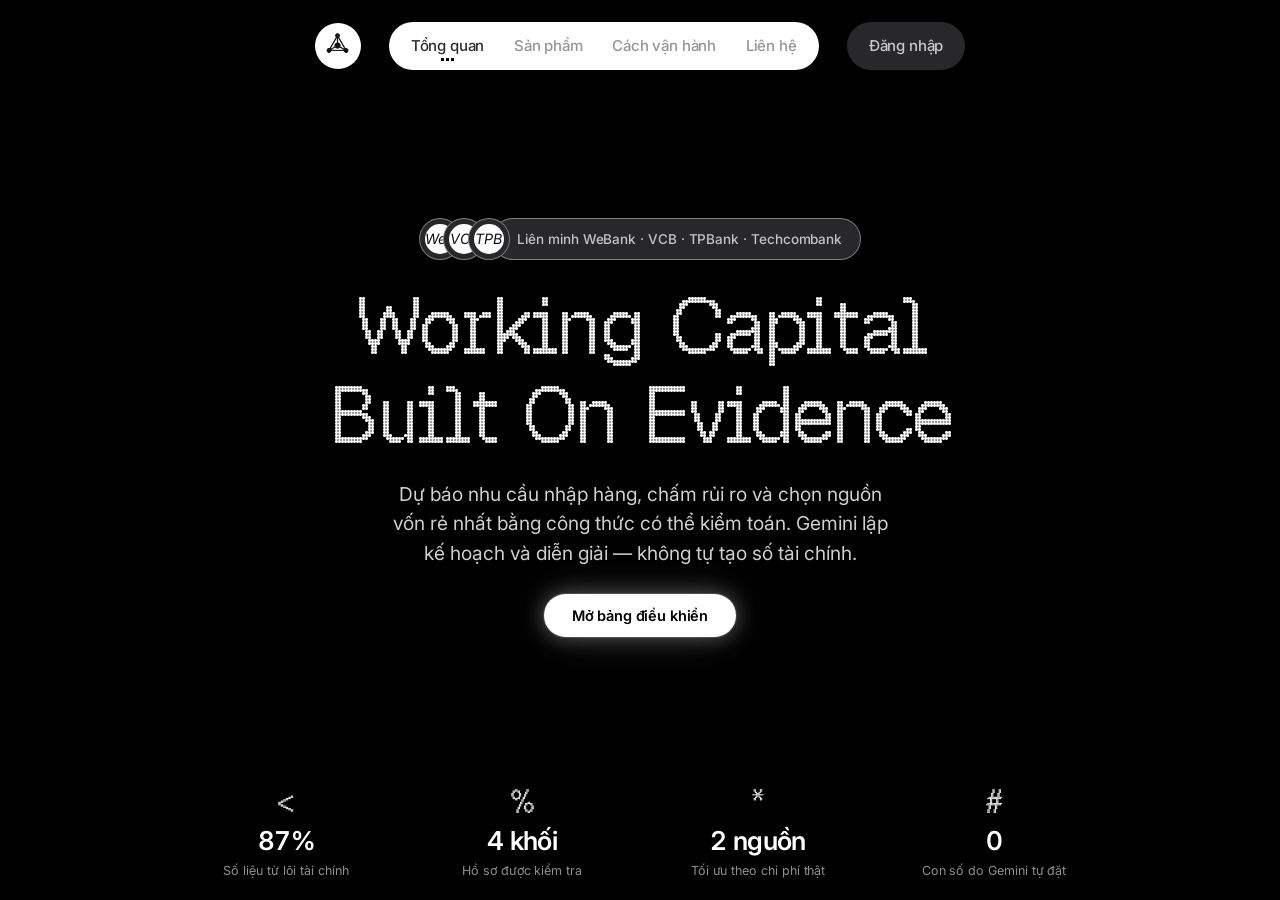
<file: index.html>
<!DOCTYPE html>
<html lang="vi">
  <head>
    <meta charset="UTF-8" />
    <meta name="viewport" content="width=device-width, initial-scale=1.0, viewport-fit=cover" />
    <title>SellerGraph Core — Trợ lý vốn lưu động có thể kiểm chứng</title>
    <meta
      name="description"
      content="SellerGraph Core dự báo nhu cầu vốn, chấm rủi ro và tối ưu nguồn vốn bằng công thức tất định; Gemini chỉ lập kế hoạch và diễn giải."
    />
    <meta name="theme-color" content="#000000" />

    <!-- Inter (UI) -->
    <link rel="preconnect" href="https://fonts.googleapis.com" />
    <link rel="preconnect" href="https://fonts.gstatic.com" crossorigin />
    <link
      href="https://fonts.googleapis.com/css2?family=Inter:wght@400;500;600&display=swap"
      rel="stylesheet"
    />

    <!-- BubbledotICG-FinePos (primary display, retro dot-matrix) -->
    <link
      href="https://db.onlinewebfonts.com/c/8cb707a9b8a73f8a7403336b861c3074?family=BubbledotICG-FinePos"
      rel="stylesheet"
    />

    <!-- Font Awesome 6.5.2 (enterprise brand icons) -->
    <link
      rel="stylesheet"
      href="https://cdnjs.cloudflare.com/ajax/libs/font-awesome/6.5.2/css/all.min.css"
      integrity="sha512-SnH5WK+bZxgPHs44uWIX+LLJAJ9/2PkPKZ5QiAj6Ta86w+fsb2TkcmfRyVX3pBnMFcV7oQPJkl9QevSCWr3W6A=="
      crossorigin="anonymous"
      referrerpolicy="no-referrer"
    />

    <link rel="icon" type="image/webp" href="assets/logo.webp" />
    <link rel="stylesheet" href="styles.css" />
  </head>

  <body>
    <!-- Full-bleed background video -->
    <div class="bg">
      <video class="bg-video" autoplay muted loop playsinline>
        <source
          src="https://d8j0ntlcm91z4.cloudfront.net/user_38xzZboKViGWJOttwIXH07lWA1P/hf_20260809_012548_ef22562c-c0ae-4816-ad9d-f8922af4e6a7.mp4"
          type="video/mp4"
        />
      </video>
    </div>

    <div class="page">
      <!-- ============ 1. HEADER ============ -->
      <header class="header">
        <a class="logo" href="#" aria-label="Trang chủ">
          <img src="assets/logo.webp" alt="" width="52" height="52" />
        </a>

        <nav class="nav" aria-label="Điều hướng chính">
          <a class="nav-link is-active" href="#" aria-current="page">Tổng quan</a>
          <a class="nav-link" href="#">Sản phẩm</a>
          <a class="nav-link" href="#">Cách vận hành</a>
          <a class="nav-link" href="#">Liên hệ</a>
        </nav>

        <a class="sign-in" href="login.html">Đăng nhập</a>

        <button
          class="burger"
          type="button"
          aria-label="Mở trình đơn"
          aria-expanded="false"
          aria-controls="mobile-menu"
        >
          <span class="burger-bar"></span>
          <span class="burger-bar"></span>
          <span class="burger-bar"></span>
        </button>
      </header>

      <!-- ============ 2. HERO ============ -->
      <main class="hero">
        <div class="trust anim" style="--d: 0.05s">
          <span class="trust-avatars">
            <span class="avatar a1"><span class="avatar-inner"><i aria-hidden="true">WeB</i></span></span>
            <span class="avatar a2"><span class="avatar-inner"><i aria-hidden="true">VCB</i></span></span>
            <span class="avatar a3"><span class="avatar-inner"><i aria-hidden="true">TPB</i></span></span>
          </span>
          <span class="trust-pill">Liên minh WeBank · VCB · TPBank · Techcombank</span>
        </div>

        <h1 class="headline anim-none">
          <span class="headline-line l1">Working Capital</span>
          <span class="headline-line l2">Built On Evidence</span>
        </h1>

        <p class="subhead anim" style="--d: 0.28s">
          Dự báo nhu cầu nhập hàng, chấm rủi ro và chọn nguồn vốn rẻ nhất bằng
          công thức có thể kiểm toán. Gemini lập kế hoạch và diễn giải — không tự tạo số tài chính.
        </p>

        <a class="cta anim-pulse" href="login.html" style="--d: 0.4s">Mở bảng điều khiển</a>
      </main>

      <!-- ============ 3. STATS ============ -->
      <footer class="stats" aria-label="Chỉ số sản phẩm">
        <div class="stat anim" style="--d: 0.5s">
          <span class="stat-icon" aria-hidden="true">&lt;</span>
          <span class="stat-value" data-target="100" data-suffix="%" data-decimals="0">0%</span>
          <span class="stat-label">Số liệu từ lõi tài chính</span>
        </div>
        <div class="stat anim" style="--d: 0.58s">
          <span class="stat-icon" aria-hidden="true">%</span>
          <span class="stat-value" data-target="5" data-suffix=" khối" data-decimals="0">0 khối</span>
          <span class="stat-label">Hồ sơ được kiểm tra</span>
        </div>
        <div class="stat anim" style="--d: 0.66s">
          <span class="stat-icon" aria-hidden="true">*</span>
          <span class="stat-value" data-target="3" data-suffix=" nguồn" data-decimals="0">0 nguồn</span>
          <span class="stat-label">Tối ưu theo chi phí thật</span>
        </div>
        <div class="stat anim" style="--d: 0.74s">
          <span class="stat-icon" aria-hidden="true">#</span>
          <span class="stat-value" data-target="0" data-suffix="" data-decimals="0">0</span>
          <span class="stat-label">Con số do Gemini tự đặt</span>
        </div>
      </footer>
    </div>

    <!-- ============ MOBILE MENU ============ -->
    <div class="menu-overlay" data-menu-overlay hidden></div>

    <div class="mobile-menu" id="mobile-menu" hidden>
      <nav class="mobile-nav" aria-label="Điều hướng di động">
        <a class="mobile-link is-active" href="#" aria-current="page" style="--i: 0">Tổng quan</a>
        <a class="mobile-link" href="#" style="--i: 1">Sản phẩm</a>
        <a class="mobile-link" href="#" style="--i: 2">Cách vận hành</a>
        <a class="mobile-link" href="#" style="--i: 3">Liên hệ</a>
        <a class="mobile-signin" href="login.html" style="--i: 4">Đăng nhập</a>
      </nav>
    </div>

    <script src="main.js"></script>
  </body>
</html>
</file>
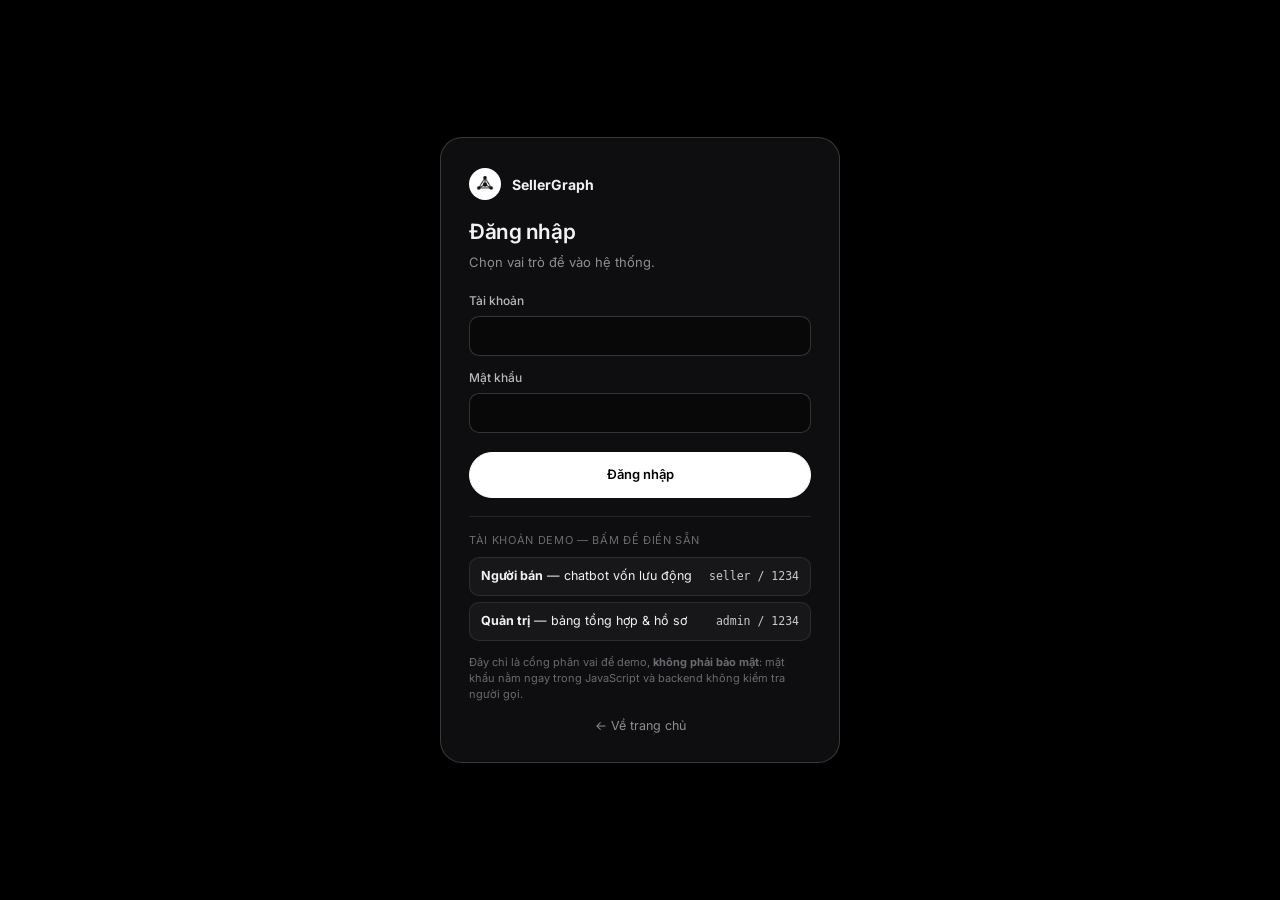
<file: admin.html>
<!DOCTYPE html>
<html lang="vi">
<head>
  <meta charset="UTF-8" /><meta name="viewport" content="width=device-width, initial-scale=1.0, viewport-fit=cover" />
  <title>Liên minh vốn — SellerGraph Core</title><meta name="theme-color" content="#080d17" />
  <link rel="preconnect" href="https://fonts.googleapis.com" /><link rel="preconnect" href="https://fonts.gstatic.com" crossorigin />
      <!-- Third-party font CSS is loaded without blocking: a parser-inserted
         script cannot run while a stylesheet is still pending, and these come
         from CDNs. Blocking on them left the page looking ready while its
         handlers were not attached yet. media="print" then flipped on load is
         the standard way to fetch CSS off the critical path. -->
    <link href="https://fonts.googleapis.com/css2?family=Inter:wght@400;500;600&display=swap" rel="stylesheet" media="print" onload="this.media='all'" />
    <noscript><link rel="stylesheet" href="https://fonts.googleapis.com/css2?family=Inter:wght@400;500;600&display=swap" /></noscript>
  <link rel="icon" type="image/webp" href="assets/logo.webp" /><link rel="stylesheet" href="console.css" /><link rel="stylesheet" href="chat.css" /><link rel="stylesheet" href="admin.css" />
</head>
<body class="admin-body">
  <header class="topbar"><a class="brand" href="index.html"><span class="brand-mark"><img src="assets/logo.webp" alt="" /></span><span>SellerGraph</span></a><span class="badge badge-info admin-label">QUẢN TRỊ LIÊN MINH</span><span class="topbar-spacer"></span><button class="btn btn-sm" id="refresh" type="button">Làm mới</button><span class="role-chip is-admin" id="role-label">Quản trị viên</span><button class="btn btn-sm" id="logout" type="button">Đăng xuất</button></header>
  <div class="banner banner-demo" id="demo-banner" hidden><strong>DỮ LIỆU DEMO</strong><span id="demo-note">Bản chụp kết quả thật; không phải dữ liệu trực tiếp.</span><label class="sr-only" for="api-base">Địa chỉ backend</label><input id="api-base" type="text" spellcheck="false" placeholder="http://localhost:8000" /><button class="btn btn-sm" id="api-save" type="button">Kết nối backend</button></div>
  <main class="admin-main">
    <div class="board-heading"><div><p class="eyebrow">SELLERGRAPH CORE / LIÊN MINH NGÂN HÀNG</p><h1>Nhìn rõ dòng vốn.<br /><span>Quyết định có căn cứ.</span></h1><p>Số liệu do lõi tài chính tính bằng công thức. Gemini lập kế hoạch, gọi công cụ và giải thích.</p></div><span class="mono" id="updated-at">Đang kết nối…</span></div>
    <div id="board-notice" role="status" aria-live="polite"></div><div class="kpis" id="kpis"><div class="empty">Đang tải chỉ số…</div></div>
    <div class="dashboard-grid">
      <section class="panel alliance-panel"><div class="section-head"><h2>Liên minh ngân hàng</h2><span class="badge badge-info">ĐIỀU PHỐI VỐN</span></div><div id="alliance"><div class="empty">Đang tải nguồn vốn…</div></div></section>
      <section class="panel"><div class="section-head"><h2>Phân bố rủi ro</h2></div><div class="segmented" id="risk-toggle" aria-label="Đơn vị phân bố rủi ro"><button type="button" data-risk="count" class="is-active" aria-pressed="true">Gian hàng</button><button type="button" data-risk="exposure" aria-pressed="false">Dư nợ</button></div><div id="risk"><div class="empty">Đang tải…</div></div></section>
      <section class="panel"><div class="section-head"><h2>Dòng vốn 14 ngày</h2><span class="mono">VND</span></div><div id="daily"><div class="empty">Đang tải…</div></div></section>
      <section class="panel"><div class="section-head"><h2>Cơ cấu nguồn vốn</h2></div><div id="funding"><div class="empty">Đang tải…</div></div></section>
    </div>
    <section class="panel section"><div class="section-head"><h2>Hàng đợi phê duyệt</h2><span id="queue-count" class="mono"></span></div><div id="applications"><div class="empty">Đang tải hồ sơ…</div></div></section>
    <div class="dashboard-grid secondary-grid"><section class="panel"><div class="section-head"><h2>Cảnh báo sớm</h2></div><div id="watchlist"><div class="empty">Đang tải…</div></div></section><section class="panel"><div class="section-head"><h2>Tình trạng mô hình</h2></div><div id="model"><div class="empty">Đang tải…</div></div></section></div>
    <section class="panel section"><div class="section-head"><h2>Danh mục người bán</h2><span class="mono" id="sellers-count"></span></div><p class="kpi-sub">Bấm tiêu đề cột để sắp xếp; chọn gian hàng để xem hồ sơ và truy vết.</p><div class="table-wrap"><table><thead id="seller-head"><tr><th><button data-sort="display_name">Gian hàng ↕</button></th><th><button data-sort="recommended_limit">Hạn mức ↕</button></th><th><button data-sort="interest_rate">Lãi suất năm ↕</button></th><th><button data-sort="pd">PD ↕</button></th><th><button data-sort="risk_band">Rủi ro ↕</button></th><th><button data-sort="funding_need">Nhu cầu vốn ↕</button></th><th><button data-sort="exposure">Dư nợ ↕</button></th></tr></thead><tbody id="sellers-body"><tr><td colspan="7" class="empty">Đang tải gian hàng…</td></tr></tbody></table></div></section>
  </main>
  <div class="drawer-backdrop" id="drawer-backdrop" hidden></div><aside class="drawer" id="drawer" hidden role="dialog" aria-modal="true" aria-labelledby="drawer-title"><div class="drawer-head"><div class="drawer-heading"><h3 id="drawer-title">Hồ sơ người bán</h3><code class="mono" id="drawer-sub"></code></div><button class="drawer-close" id="drawer-close" type="button" aria-label="Đóng">✕</button></div><div class="tabs" id="tabs" role="tablist"><button class="tab is-active" data-tab="scores" role="tab">Chỉ số</button><button class="tab" data-tab="profile" role="tab">Hồ sơ</button><button class="tab" data-tab="applications" role="tab">Hồ sơ vay</button><button class="tab" data-tab="conversations" role="tab">Lịch sử chat</button><button class="tab" data-tab="workflows" role="tab">Lần chạy</button></div><div class="drawer-body" id="drawer-body" aria-live="polite"></div></aside>
  <script src="api.js"></script><script src="auth.js"></script><script src="demo-data.js"></script><script src="admin.js"></script>
</body>
</html>
</file>
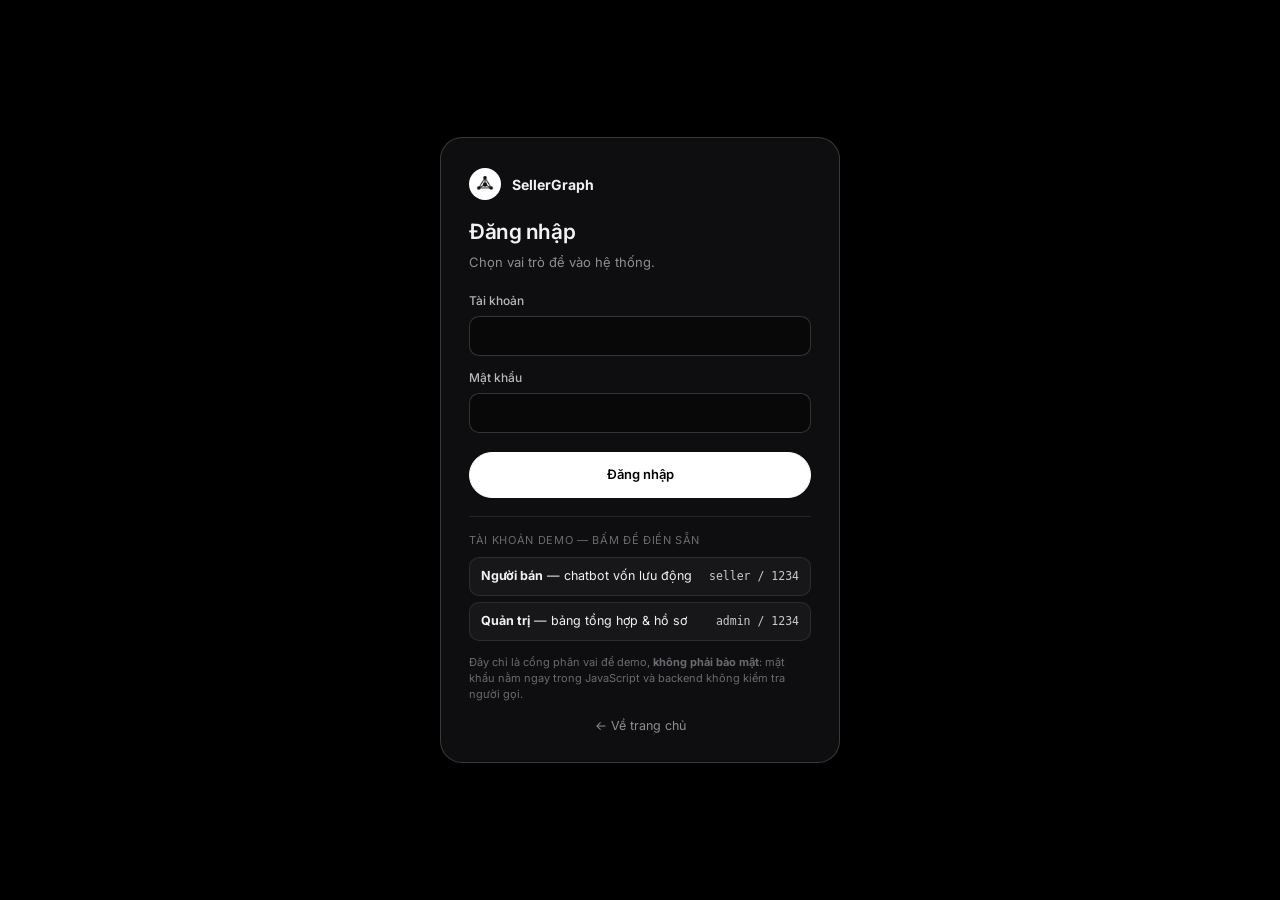
<file: app.html>
<!DOCTYPE html>
<html lang="vi">
  <head>
    <meta charset="UTF-8" />
    <meta name="viewport" content="width=device-width, initial-scale=1.0" />
    <meta http-equiv="refresh" content="0; url=workspace.html" />
    <title>Đang chuyển tới SellerGraph</title>
    <script>location.replace("workspace.html" + location.search + location.hash);</script>
  </head>
  <body>
    <p>Đang chuyển tới <a href="workspace.html">không gian làm việc SellerGraph</a>…</p>
  </body>
</html>
</file>
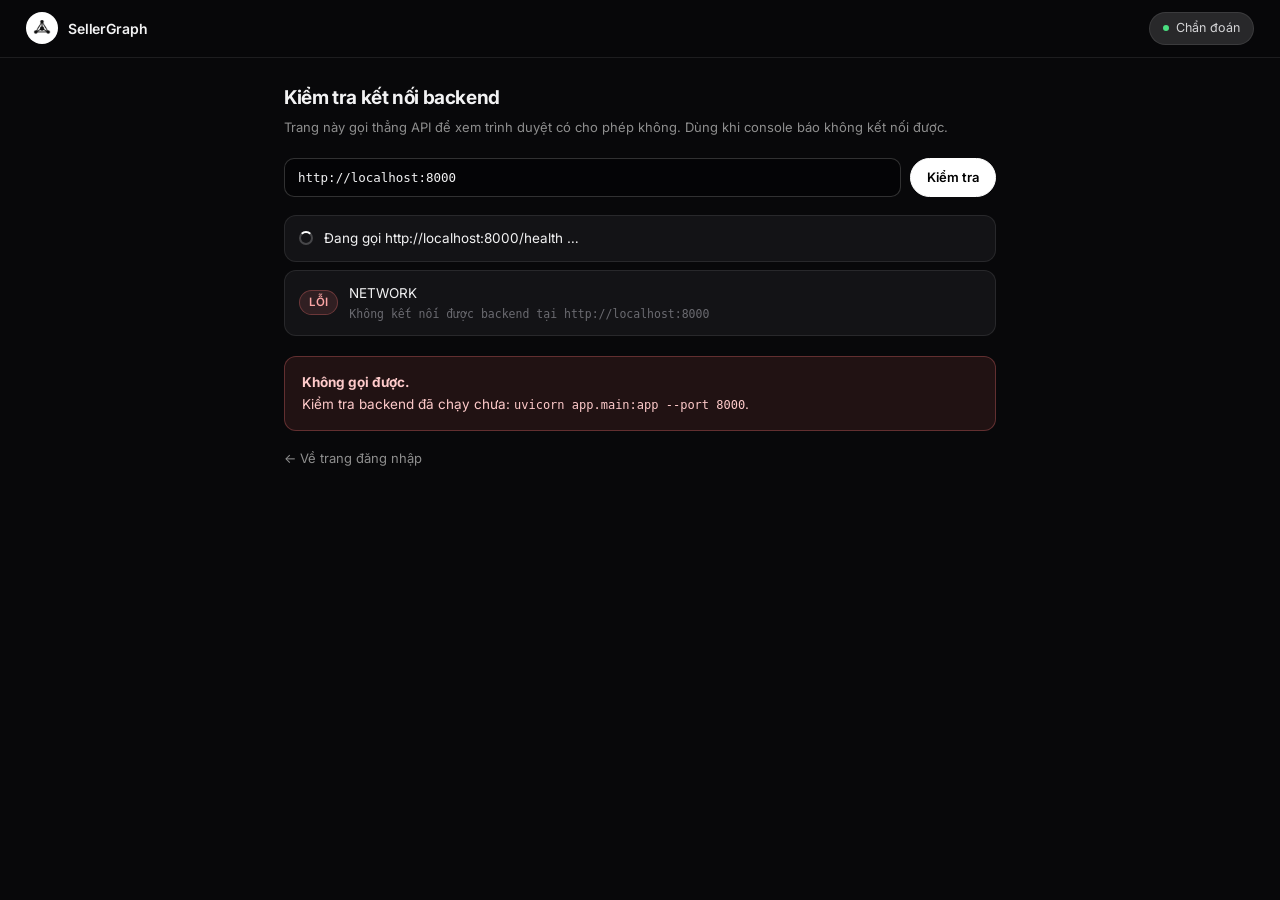
<file: conn-test.html>
<!DOCTYPE html>
<html lang="vi">
  <head>
    <meta charset="UTF-8" />
    <meta name="viewport" content="width=device-width, initial-scale=1.0" />
    <title>Kiểm tra kết nối backend — SellerGraph</title>
    <link rel="icon" type="image/webp" href="assets/logo.webp" />
    <link
      href="https://fonts.googleapis.com/css2?family=Inter:wght@400;500;600&display=swap"
      rel="stylesheet"
    />
    <link rel="stylesheet" href="console.css" />
    <style>
      main { max-width: 760px; margin: 0 auto; padding: 26px clamp(14px, 3vw, 24px) 50px; }
      h1 { font-size: 19px; margin: 0 0 6px; letter-spacing: -0.02em; }
      .lede { color: var(--muted); font-size: 13px; margin: 0 0 20px; }
      .row {
        display: flex; align-items: center; gap: 11px;
        padding: 12px 14px; margin-bottom: 8px;
        background: var(--surface); border: 1px solid var(--line); border-radius: 12px;
      }
      .row .what { flex: 1; font-size: 13.5px; }
      .row .detail { font-family: var(--font-mono); font-size: 11.5px; color: var(--dim); margin-top: 3px; }
      .controls { display: flex; gap: 9px; margin-bottom: 18px; }
      .controls input {
        flex: 1; padding: 10px 13px; background: rgba(0,0,0,0.4);
        border: 1px solid var(--line-strong); border-radius: 10px;
        color: var(--text); font-family: var(--font-mono); font-size: 12.5px;
      }
      .verdict { margin: 20px 0 0; padding: 15px 17px; border-radius: 12px; font-size: 13.5px; line-height: 1.6; }
      .verdict.ok  { background: rgba(74,222,128,0.1);  border: 1px solid rgba(74,222,128,0.3); color: #bbf7d0; }
      .verdict.bad { background: rgba(248,113,113,0.1); border: 1px solid rgba(248,113,113,0.3); color: #fecaca; }
      .verdict code { font-family: var(--font-mono); font-size: 12px; }
      a.back { display: inline-block; margin-top: 18px; color: var(--muted); font-size: 13px; }
      a.back:hover { color: #fff; }
    </style>
  </head>

  <body>
    <header class="topbar">
      <a class="brand" href="index.html">
        <span class="brand-mark"><img src="assets/logo.webp" alt="" /></span>
        <span>SellerGraph</span>
      </a>
      <span class="topbar-spacer"></span>
      <span class="role-chip"><span class="dot"></span>Chẩn đoán</span>
    </header>

    <main>
      <h1>Kiểm tra kết nối backend</h1>
      <p class="lede">
        Trang này gọi thẳng API để xem trình duyệt có cho phép không. Dùng khi
        console báo không kết nối được.
      </p>

      <div class="controls">
        <input id="base" type="text" spellcheck="false" />
        <button class="btn btn-primary" id="run" type="button">Kiểm tra</button>
      </div>

      <div id="results"></div>
      <div id="verdict"></div>

      <a class="back" href="login.html">← Về trang đăng nhập</a>
    </main>

    <script src="api.js"></script>
    <script>
      (function () {
        var results = document.getElementById("results");
        var verdict = document.getElementById("verdict");
        var baseInput = document.getElementById("base");
        baseInput.value = SG.baseUrl();

        function row(state, what, detail) {
          var badge =
            state === "ok" ? '<span class="badge badge-ok">OK</span>'
            : state === "bad" ? '<span class="badge badge-bad">LỖI</span>'
            : '<span class="spinner"></span>';
          return (
            '<div class="row">' + badge +
            '<div class="what">' + SG.esc(what) +
            (detail ? '<div class="detail">' + SG.esc(detail) + "</div>" : "") +
            "</div></div>"
          );
        }

        function run() {
          SG.setBaseUrl(baseInput.value);
          var base = SG.baseUrl();
          results.innerHTML = row("wait", "Đang gọi " + base + "/health …");
          verdict.innerHTML = "";

          var started = Date.now();
          SG.health()
            .then(function (data) {
              var ms = Date.now() - started;
              results.innerHTML =
                row("ok", "GET " + base + "/health", JSON.stringify(data) + " · " + ms + "ms");
              return SG.systemInfo();
            })
            .then(function (info) {
              results.innerHTML +=
                row("ok", "GET /v1/system/info",
                    "execution_mode=" + info.execution_mode +
                    " · model=" + info.llm.model +
                    " · tools=" + info.tools.length);
              return SG.listSellers();
            })
            .then(function (data) {
              results.innerHTML +=
                row("ok", "GET /v1/sellers", data.count + " gian hàng: " +
                    data.sellers.map(function (s) { return s.seller_id; }).join(", "));
              verdict.innerHTML =
                '<div class="verdict ok"><strong>Kết nối được.</strong> ' +
                "Console sẽ dùng dữ liệu thật từ backend này. " +
                "Trang gọi từ <code>" + SG.esc(location.origin) + "</code> tới <code>" +
                SG.esc(SG.baseUrl()) + "</code> mà trình duyệt không chặn.</div>";
            })
            .catch(function (error) {
              results.innerHTML +=
                row("bad", error.code || "LỖI", error.message);
              var mixed =
                location.protocol === "https:" && SG.baseUrl().indexOf("http://") === 0;
              verdict.innerHTML =
                '<div class="verdict bad"><strong>Không gọi được.</strong><br>' +
                (mixed
                  ? "Trang này chạy HTTPS còn backend là HTTP. Nếu trình duyệt chặn " +
                    "(mixed content / private network), cách chắc chắn nhất là mở console " +
                    "ngay từ backend: <code>http://localhost:8000/app/login.html</code>."
                  : "Kiểm tra backend đã chạy chưa: <code>uvicorn app.main:app --port 8000</code>.") +
                "</div>";
            });
        }

        document.getElementById("run").addEventListener("click", run);
        run();
      })();
    </script>
  </body>
</html>
</file>
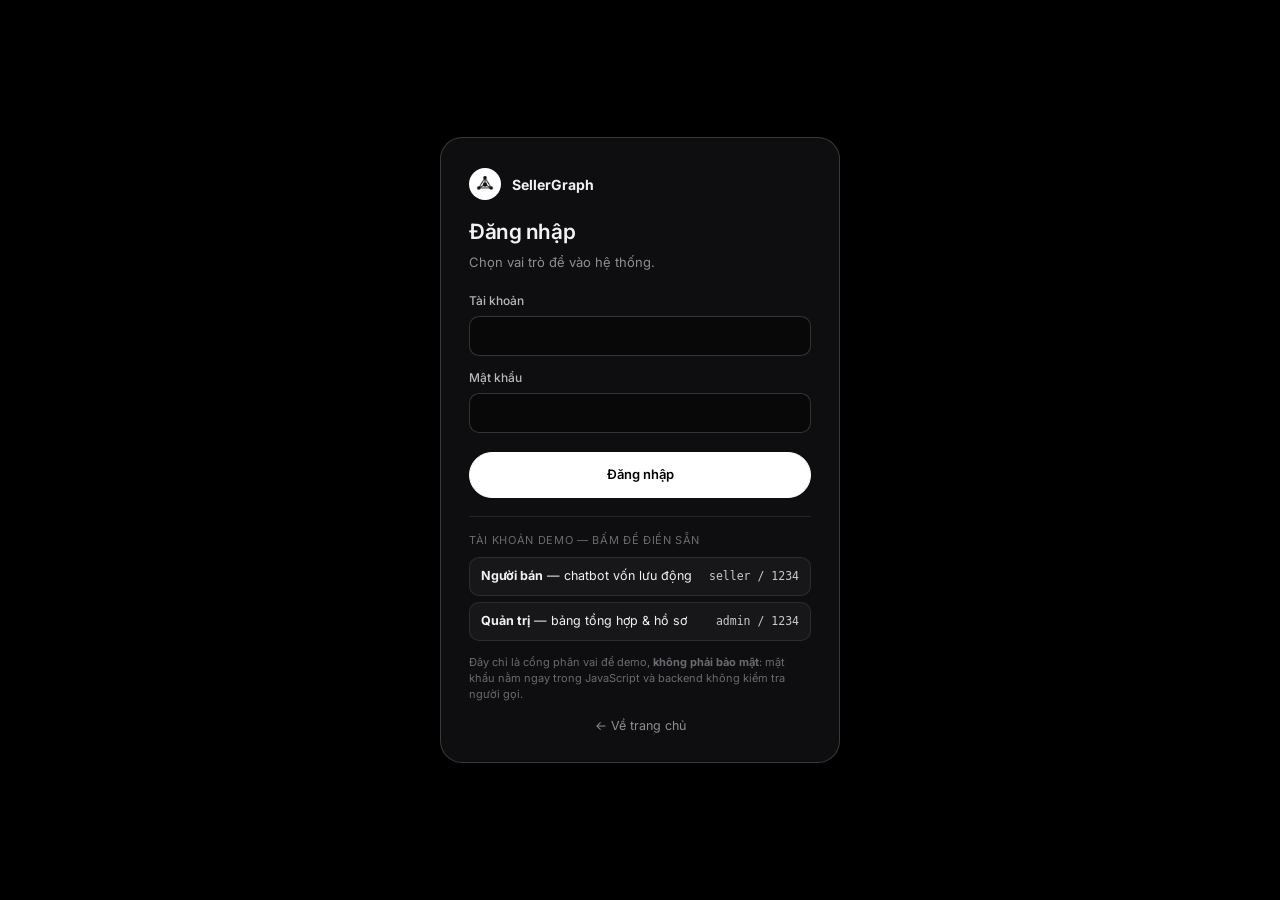
<file: login.html>
<!DOCTYPE html>
<html lang="vi">
  <head>
    <meta charset="UTF-8" />
    <meta name="viewport" content="width=device-width, initial-scale=1.0, viewport-fit=cover" />
    <title>Đăng nhập — SellerGraph</title>
    <meta name="theme-color" content="#000000" />
    <link rel="preconnect" href="https://fonts.googleapis.com" />
    <link rel="preconnect" href="https://fonts.gstatic.com" crossorigin />
    <!-- Third-party font CSS is loaded without blocking: a parser-inserted
         script cannot run while a stylesheet is still pending, and these come
         from CDNs. Blocking on them left the page looking ready while its
         handlers were not attached yet. media="print" then flipped on load is
         the standard way to fetch CSS off the critical path. -->
    <link
      href="https://fonts.googleapis.com/css2?family=Inter:wght@400;500;600&display=swap"
      rel="stylesheet" media="print" onload="this.media='all'"
    />
    <noscript><link rel="stylesheet" href="https://fonts.googleapis.com/css2?family=Inter:wght@400;500;600&display=swap" /></noscript>
    <link
      href="https://db.onlinewebfonts.com/c/8cb707a9b8a73f8a7403336b861c3074?family=BubbledotICG-FinePos"
      rel="stylesheet" media="print" onload="this.media='all'"
    />
    <noscript><link rel="stylesheet" href="https://db.onlinewebfonts.com/c/8cb707a9b8a73f8a7403336b861c3074?family=BubbledotICG-FinePos" /></noscript>
    <link rel="icon" type="image/webp" href="assets/logo.webp" />
    <link rel="stylesheet" href="console.css" />
    <style>
      body {
        min-height: 100vh;
        min-height: 100dvh;
        display: grid;
        place-items: center;
        background: #000;
        overflow: hidden;
      }
      .bg { position: fixed; inset: 0; background: #000; overflow: hidden; }
      .bg video {
        position: absolute; inset: 0; width: 100%; height: 100%;
        object-fit: cover; pointer-events: none; opacity: 0.55;
      }
      .bg::after {
        content: ""; position: absolute; inset: 0;
        background: radial-gradient(ellipse at center, rgba(0,0,0,0.35), rgba(0,0,0,0.85));
      }
      .login {
        position: relative; z-index: 1;
        width: min(400px, calc(100vw - 32px));
        padding: 30px 28px 26px;
        background: rgba(17, 17, 20, 0.86);
        backdrop-filter: blur(18px);
        border: 1px solid var(--line-strong);
        border-radius: 22px;
        box-shadow: 0 24px 70px rgba(0, 0, 0, 0.6);
      }
      .login-head { display: flex; align-items: center; gap: 11px; margin-bottom: 4px; }
      .login h1 {
        margin: 16px 0 5px; font-size: 21px; font-weight: 600; letter-spacing: -0.02em;
      }
      .login p.sub { margin: 0 0 20px; color: var(--muted); font-size: 13px; }
      .field { margin-bottom: 13px; }
      .field label {
        display: block; margin-bottom: 6px; font-size: 12px;
        font-weight: 500; color: #b8b8bd;
      }
      .field input {
        width: 100%; padding: 11px 13px;
        background: rgba(0, 0, 0, 0.42);
        border: 1px solid var(--line-strong);
        border-radius: 10px; color: var(--text); font-size: 14px;
      }
      .field input:focus {
        outline: none; border-color: rgba(255, 255, 255, 0.5);
        background: rgba(0, 0, 0, 0.6);
      }
      .login .btn-primary { width: 100%; padding: 12px; margin-top: 6px; }
      .error {
        margin: 0 0 13px; padding: 9px 12px;
        background: rgba(248, 113, 113, 0.12);
        border: 1px solid rgba(248, 113, 113, 0.32);
        border-radius: 9px; color: #fca5a5; font-size: 12.5px;
      }
      .error[hidden] { display: none; }
      .hints { margin-top: 18px; padding-top: 15px; border-top: 1px solid var(--line); }
      .hints-title {
        font-size: 11px; text-transform: uppercase; letter-spacing: 0.06em;
        color: var(--dim); margin-bottom: 9px;
      }
      .hint {
        display: flex; align-items: center; gap: 9px; width: 100%;
        padding: 9px 11px; margin-bottom: 6px;
        background: rgba(255, 255, 255, 0.04);
        border: 1px solid var(--line); border-radius: 10px;
        color: var(--text); text-align: left; font-size: 12.5px;
        transition: background 0.16s ease;
      }
      .hint:hover { background: rgba(255, 255, 255, 0.08); }
      .hint code {
        font-family: var(--font-mono); font-size: 11.5px; color: #c9c9ce;
      }
      .hint .who { flex: 1; }
      .disclaimer {
        margin: 14px 0 0; font-size: 11px; line-height: 1.45; color: var(--dim);
      }
      .back { display: block; margin-top: 14px; text-align: center; font-size: 12.5px; color: var(--muted); }
      .back:hover { color: #fff; }
    </style>
  </head>

  <body>
    <div class="bg">
      <video autoplay muted loop playsinline>
        <source
          src="https://d8j0ntlcm91z4.cloudfront.net/user_38xzZboKViGWJOttwIXH07lWA1P/hf_20260809_012548_ef22562c-c0ae-4816-ad9d-f8922af4e6a7.mp4"
          type="video/mp4"
        />
      </video>
    </div>

    <main class="login">
      <div class="login-head">
        <span class="brand-mark"><img src="assets/logo.webp" alt="" /></span>
        <strong>SellerGraph</strong>
      </div>

      <h1>Đăng nhập</h1>
      <p class="sub">Chọn vai trò để vào hệ thống.</p>

      <p class="error" id="error" hidden></p>

      <!-- onsubmit is inline on purpose: it is attached while the HTML is parsed,
           before the stylesheets in <head> unblock the script below. Without it a
           click during that window falls through to a native GET and puts the
           password in the URL, the history and the server log. -->
      <form id="login-form" autocomplete="off" onsubmit="return false">
        <div class="field">
          <label for="username">Tài khoản</label>
          <input id="username" name="username" type="text" autocomplete="username" required />
        </div>
        <div class="field">
          <label for="password">Mật khẩu</label>
          <input id="password" name="password" type="password" autocomplete="current-password" required />
        </div>
        <button class="btn btn-primary" type="submit">Đăng nhập</button>
      </form>

      <div class="hints">
        <div class="hints-title">Tài khoản demo — bấm để điền sẵn</div>
        <button class="hint" type="button" data-user="seller" data-pass="1234">
          <span class="who"><strong>Người bán</strong> — chatbot vốn lưu động</span>
          <code>seller / 1234</code>
        </button>
        <button class="hint" type="button" data-user="admin" data-pass="1234">
          <span class="who"><strong>Quản trị</strong> — bảng tổng hợp &amp; hồ sơ</span>
          <code>admin / 1234</code>
        </button>
        <p class="disclaimer">
          Đây chỉ là cổng phân vai để demo, <strong>không phải bảo mật</strong>: mật khẩu
          nằm ngay trong JavaScript và backend không kiểm tra người gọi.
        </p>
      </div>

      <a class="back" href="index.html">← Về trang chủ</a>
    </main>

    <script src="auth.js"></script>
    <script>
      (function () {
        var form = document.getElementById("login-form");
        var errorBox = document.getElementById("error");

        // Already signed in? Go straight through.
        var existing = Auth.session();
        if (existing) {
          location.replace(existing.role === "admin" ? "admin.html" : "workspace.html");
          return;
        }

        Array.prototype.forEach.call(document.querySelectorAll(".hint"), function (btn) {
          btn.addEventListener("click", function () {
            document.getElementById("username").value = btn.dataset.user;
            document.getElementById("password").value = btn.dataset.pass;
            errorBox.hidden = true;
            form.querySelector('button[type="submit"]').focus();
          });
        });

        form.addEventListener("submit", function (event) {
          event.preventDefault();
          var session = Auth.login(
            document.getElementById("username").value,
            document.getElementById("password").value
          );
          if (!session) {
            errorBox.textContent = "Sai tài khoản hoặc mật khẩu.";
            errorBox.hidden = false;
            return;
          }
          location.href = session.role === "admin" ? "admin.html" : "workspace.html";
        });
      })();
    </script>
  </body>
</html>
</file>
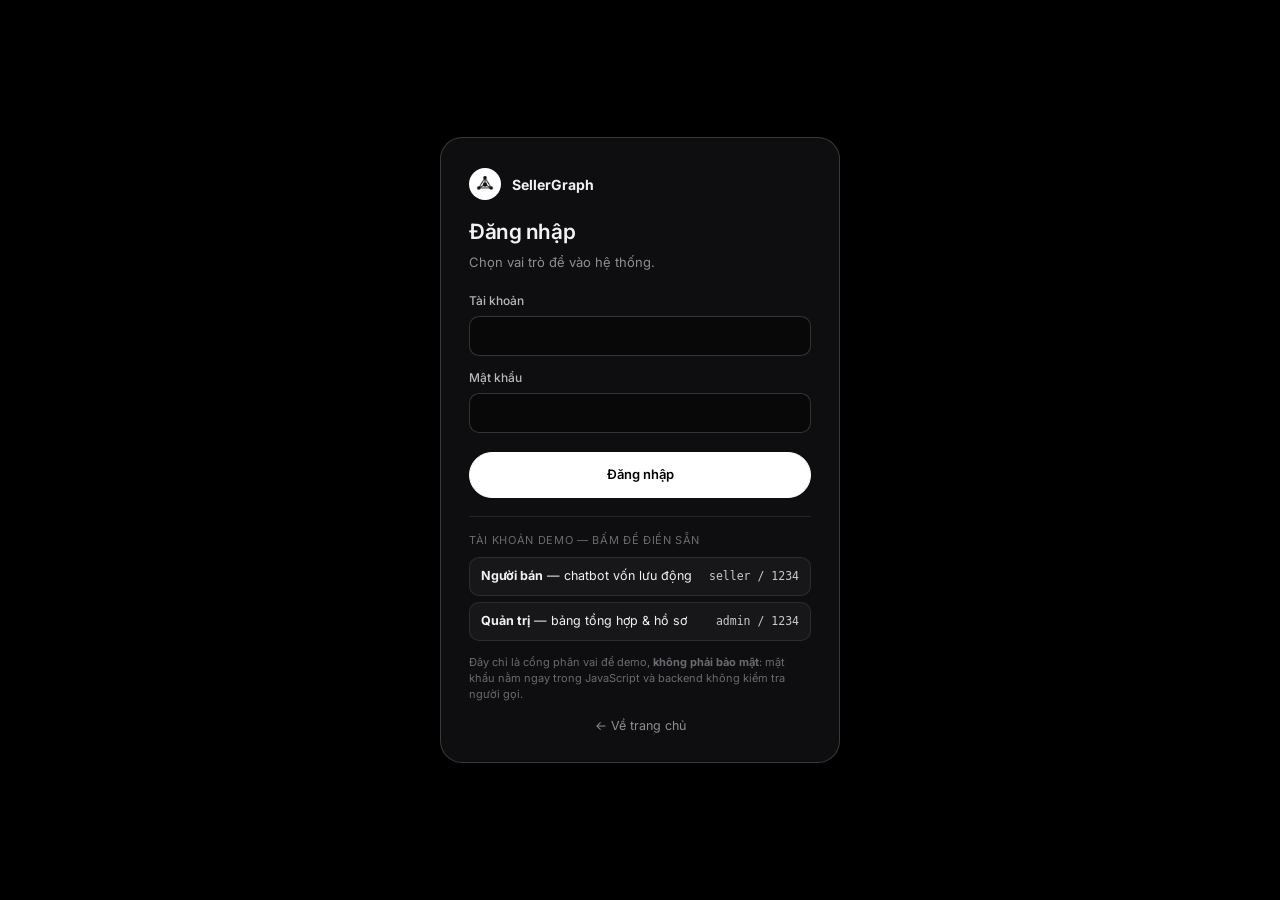
<file: workspace.html>
<!DOCTYPE html>
<html lang="vi">
<head>
  <meta charset="UTF-8" />
  <meta name="viewport" content="width=device-width, initial-scale=1.0, viewport-fit=cover" />
  <title>Gian hàng của tôi — SellerGraph Core</title>
  <meta name="theme-color" content="#08080a" />
  <link rel="preconnect" href="https://fonts.googleapis.com" />
      <!-- Third-party font CSS is loaded without blocking: a parser-inserted
         script cannot run while a stylesheet is still pending, and these come
         from CDNs. Blocking on them left the page looking ready while its
         handlers were not attached yet. media="print" then flipped on load is
         the standard way to fetch CSS off the critical path. -->
    <link href="https://fonts.googleapis.com/css2?family=Inter:wght@400;500;600&display=swap" rel="stylesheet" media="print" onload="this.media='all'" />
    <noscript><link rel="stylesheet" href="https://fonts.googleapis.com/css2?family=Inter:wght@400;500;600&display=swap" /></noscript>
  <link rel="icon" href="assets/logo.webp" />
  <link rel="stylesheet" href="console.css" />
  <link rel="stylesheet" href="chat.css" />
  <link rel="stylesheet" href="workspace.css" />
</head>
<body class="workspace-body">
  <div class="workspace-background" aria-hidden="true"></div>
  <header class="topbar">
    <button class="btn btn-sm" id="sidebar-toggle" aria-label="Mở hoặc thu gọn thanh dự án" aria-controls="sidebar" aria-expanded="true">☰</button>
    <a class="brand" href="index.html"><span class="brand-mark"><img src="assets/logo.webp" alt="" /></span>SellerGraph <span class="core-label">CORE</span></a>
    <span class="topbar-spacer"></span><span class="topbar-caption">Trợ lý vốn lưu động</span>
    <button class="btn btn-sm" id="logout">Đăng xuất</button>
  </header>
  <div class="banner banner-demo" id="demo-banner" hidden><strong>DỮ LIỆU DEMO</strong><span>Bản chụp kết quả thật, không phải dữ liệu đang chạy.</span><input id="api-base" aria-label="Địa chỉ backend" /><button class="btn btn-sm" id="api-save">Kết nối backend</button></div>
  <div id="notice" class="workspace-notice" role="status" hidden></div>
  <div class="workspace-shell" id="workspace-shell">
    <button class="sidebar-backdrop" id="sidebar-backdrop" aria-label="Đóng thanh dự án" hidden></button>
    <aside id="sidebar" class="workspace-sidebar" aria-label="Dự án và hồ sơ">
      <div class="account-chip"><span class="account-avatar" aria-hidden="true">●</span><div><strong id="account-name"></strong><small id="account-role"></small></div></div>
      <div class="sidebar-section"><h2>Dự án của bạn</h2><div id="project-list" aria-live="polite">Đang tải dự án…</div><button class="btn sidebar-button" data-do="new-project">+ Dự án mới</button></div>
      <div id="profile-nav" class="sidebar-section"></div>
      <div id="application-nav" class="sidebar-section"></div>
      <label class="sidebar-width">Độ rộng thanh dự án<input id="sidebar-width" type="range" min="240" max="380" step="10" value="280" /></label>
      <p class="sidebar-foot">Gemini lập kế hoạch và diễn giải.<br />Lõi tài chính tính số và lưu dấu vết.</p>
    </aside>
    <main id="workspace-main" tabindex="-1"><div class="empty">Đang mở gian hàng…</div></main>
  </div>
  <input type="file" id="profile-file" accept=".xlsx,.xls,.json,.zip" hidden />
  <script src="api.js"></script><script src="auth.js"></script><script src="demo-data.js"></script><script src="workspace.js"></script>
</body>
</html>
</file>
<file: styles.css>
/* ==========================================================================
   Intelligence Designed To Evolve — single-viewport, full-bleed video landing
   ========================================================================== */

/* Fallback display face. Primary is BubbledotICG-FinePos, loaded from the
   OnlineWebFonts CDN in index.html. */
@font-face {
  font-family: "Geist Pixel Circle";
  src: url("fonts/GeistPixel-Circle.woff2") format("woff2");
  font-weight: 400;
  font-style: normal;
  font-display: swap;
}

:root {
  --bg: #000000;
  --text: #ffffff;
  --muted: #8e8e8e;
  --nav-text: #2e2e2e;
  --pill-dark: #28282a;
  --sign-in-text: #c8c8c8;
  --nav-shadow: 0 4px 14px rgba(0, 0, 0, 0.16);
  --trust-bg: #28282a;
  --trust-border: rgba(255, 255, 255, 0.4);
  --trust-text: #c4c2c3;
  --font-sans: "Inter", "Segoe UI", system-ui, sans-serif;
  --font-display: "BubbledotICG-FinePos", "Geist Pixel Circle", monospace;
}

*,
*::before,
*::after {
  box-sizing: border-box;
}

html,
body {
  margin: 0;
  padding: 0;
}

body {
  background: var(--bg);
  color: var(--text);
  font-family: var(--font-sans);
  height: 100vh;
  height: 100dvh;
  overflow: hidden;
  -webkit-font-smoothing: antialiased;
  -moz-osx-font-smoothing: grayscale;
  text-rendering: optimizeLegibility;
}

a {
  text-decoration: none;
  color: inherit;
}

/* ==========================================================================
   Background video
   ========================================================================== */

.bg {
  position: absolute;
  inset: 0;
  background: #000;
  overflow: hidden;
}

.bg-video {
  position: absolute;
  inset: 0;
  width: 100%;
  height: 100%;
  object-fit: cover;
  pointer-events: none;
  z-index: 0;
}

/* ==========================================================================
   Page shell — three stacked regions inside one viewport
   ========================================================================== */

.page {
  position: relative;
  display: flex;
  flex-direction: column;
  align-items: center;
  height: 100vh;
  height: 100dvh;
  overflow: hidden;
  padding: clamp(16px, 2.4vh, 28px) clamp(14px, 3vw, 32px);
}

.header,
.hero,
.stats {
  position: relative;
  z-index: 1;
  width: 100%;
}

/* ==========================================================================
   1. Header
   ========================================================================== */

.header {
  flex-shrink: 0;
  display: flex;
  align-items: center;
  justify-content: center;
  gap: clamp(18px, 2.8vw, 28px);
  max-width: 720px;
  margin: 0 auto;
  animation: slideDown 0.7s cubic-bezier(0.22, 1, 0.36, 1) both;
}

/* -- logo ------------------------------------------------------------------ */

.logo {
  flex-shrink: 0;
  display: grid;
  place-items: center;
  width: clamp(40px, 4.4vw, 46px);
  height: clamp(40px, 4.4vw, 46px);
  background: #fff;
  border-radius: 50%;
  box-shadow: var(--nav-shadow);
  transition: transform 0.25s ease;
}

.logo img {
  /* The circle keeps its size; the mark sits at 72% inside it. */
  width: 72%;
  height: 72%;
  object-fit: contain;
  display: block;
}

.logo:hover {
  transform: scale(1.04);
}

/* -- nav pill -------------------------------------------------------------- */

.nav {
  flex: 1;
  display: flex;
  align-items: center;
  justify-content: space-between;
  max-width: 430px;
  height: clamp(44px, 5.2vw, 48px);
  padding: 4px 8px;
  background: #fff;
  border-radius: 999px;
  box-shadow: var(--nav-shadow);
}

.nav-link {
  position: relative;
  /* Stretch to the pill's inner height so the active dots sit *below* the
     label rather than on top of it. */
  display: inline-flex;
  align-items: center;
  align-self: stretch;
  padding: 0 clamp(8px, 1.4vw, 14px);
  color: var(--nav-text);
  font-size: clamp(13px, 1.4vw, 15px);
  font-weight: 500;
  letter-spacing: -0.01em;
  line-height: 1;
  opacity: 0.5;
  transition: opacity 0.2s ease;
}

.nav-link:hover {
  opacity: 0.75;
}

.nav-link.is-active {
  opacity: 1;
}

/* Three 3x3 dots under the active label, drawn from one element. */
.nav-link.is-active::after {
  content: "";
  position: absolute;
  left: 50%;
  bottom: 5px;
  width: 3px;
  height: 3px;
  margin-left: -1.5px;
  background: #000;
  box-shadow: -5px 0 0 #000, 5px 0 0 #000;
}

/* -- sign in --------------------------------------------------------------- */

.sign-in {
  flex-shrink: 0;
  display: inline-flex;
  align-items: center;
  height: clamp(44px, 5.2vw, 48px);
  padding: 0 clamp(16px, 2vw, 22px);
  background: var(--pill-dark);
  color: var(--sign-in-text);
  font-size: clamp(13px, 1.4vw, 15px);
  font-weight: 500;
  letter-spacing: -0.01em;
  border-radius: 999px;
  box-shadow: var(--nav-shadow);
  transition: background 0.2s ease, color 0.2s ease, transform 0.2s ease;
}

.sign-in:hover {
  background: #323234;
  color: #fff;
  transform: translateY(-1px);
}

/* -- burger (mobile only) -------------------------------------------------- */

.burger {
  display: none;
  flex-direction: column;
  align-items: center;
  justify-content: center;
  gap: 4px;
  width: 48px;
  height: 48px;
  padding: 0;
  background: var(--pill-dark);
  border: 0;
  border-radius: 50%;
  box-shadow: var(--nav-shadow);
  cursor: pointer;
  transition: background 0.28s ease;
}

.burger-bar {
  width: 18px;
  height: 1.5px;
  background: #fff;
  border-radius: 2px;
  transition: transform 0.28s ease, opacity 0.2s ease, background 0.28s ease;
}

/* ==========================================================================
   2. Hero
   ========================================================================== */

.hero {
  flex: 1;
  display: flex;
  flex-direction: column;
  align-items: center;
  justify-content: center;
  text-align: center;
  max-width: 900px;
  margin: 0 auto;
  min-height: 0;
}

/* -- trust row ------------------------------------------------------------- */

.trust {
  --trust-size: clamp(36px, 4.5vw, 42px);
  display: inline-flex;
  align-items: center;
  margin-bottom: clamp(16px, 2.5vh, 26px);
}

.trust-avatars {
  display: inline-flex;
  align-items: center;
}

/* Dark padded ring; the white disk lives inside it. */
.avatar {
  display: grid;
  place-items: center;
  width: var(--trust-size);
  height: var(--trust-size);
  padding: 5px;
  background: var(--trust-bg);
  border: 1px solid var(--trust-border);
  border-radius: 50%;
  transition: transform 0.35s ease;
}

.avatar-inner {
  display: grid;
  place-items: center;
  width: 100%;
  height: 100%;
  background: #fff;
  border-radius: 50%;
}

.avatar i {
  color: #111;
  font-size: calc(var(--trust-size) * 0.34);
  line-height: 1;
}

.avatar.a1 {
  z-index: 1;
}

.avatar.a2 {
  z-index: 2;
  margin-left: calc(var(--trust-size) * -0.42);
}

.avatar.a3 {
  z-index: 4;
  margin-left: calc(var(--trust-size) * -0.42);
}

.trust:hover .avatar.a1 {
  transform: translateY(-2px);
}

.trust:hover .avatar.a2 {
  transform: translateY(-4px);
}

.trust:hover .avatar.a3 {
  transform: translateY(-2px);
}

.trust-pill {
  display: inline-flex;
  align-items: center;
  height: var(--trust-size);
  margin-left: calc(var(--trust-size) * -0.42);
  /* Left padding clears the avatar it overlaps. */
  padding-left: calc(var(--trust-size) * 0.58);
  padding-right: clamp(14px, 1.8vw, 18px);
  background: var(--trust-bg);
  border: 1px solid var(--trust-border);
  border-radius: 999px;
  color: var(--trust-text);
  font-size: clamp(12px, 1.4vw, 13.5px);
  font-weight: 500;
  letter-spacing: -0.005em;
  white-space: nowrap;
}

/* -- headline -------------------------------------------------------------- */

.headline {
  margin: 0;
  font-family: var(--font-display);
  font-weight: 400;
  font-size: clamp(28px, 6.2vw, 80px);
  line-height: 1.12;
  letter-spacing: -0.04em;
  color: #fff;
  white-space: nowrap;
  overflow: hidden;
}

.headline-line {
  display: block;
  opacity: 0;
  transform: translateY(14px);
  animation: headlineFade 0.85s cubic-bezier(0.22, 1, 0.36, 1) forwards;
}

.headline-line.l1 {
  animation-delay: 0.12s;
}

.headline-line.l2 {
  animation-delay: 0.3s;
}

/* -- subhead --------------------------------------------------------------- */

.subhead {
  max-width: min(500px, 92%);
  margin: clamp(14px, 2.2vh, 22px) 0 0;
  color: #d0d0d0;
  opacity: 0.8;
  font-size: clamp(calc(13.5px + 2pt), calc(1.55vw + 2pt), calc(16.5px + 2pt));
  font-weight: 400;
  line-height: 1.55;
}

/* -- CTA ------------------------------------------------------------------- */

.cta {
  display: inline-flex;
  align-items: center;
  justify-content: center;
  margin-top: clamp(18px, 2.8vh, 30px);
  padding: clamp(11px, 1.6vh, 13px) clamp(22px, 3vw, 28px);
  background: #fff;
  color: #000;
  font-size: clamp(13.5px, 1.5vw, 14.5px);
  font-weight: 600;
  letter-spacing: -0.01em;
  border-radius: 999px;
  box-shadow: 0 0 0 1px rgba(255, 255, 255, 0.15),
    0 0 22px rgba(255, 255, 255, 0.32), 0 0 44px rgba(255, 255, 255, 0.12);
  transition: transform 0.25s ease, box-shadow 0.25s ease;
}

.cta:hover {
  transform: translateY(-2px) scale(1.02);
  box-shadow: 0 0 0 1px rgba(255, 255, 255, 0.25),
    0 0 30px rgba(255, 255, 255, 0.45), 0 0 60px rgba(255, 255, 255, 0.2);
}

/* ==========================================================================
   3. Stats footer
   ========================================================================== */

.stats {
  flex-shrink: 0;
  display: grid;
  grid-template-columns: repeat(4, 1fr);
  gap: clamp(10px, 2vw, 24px);
  max-width: 920px;
  margin: 0 auto;
}

.stat {
  display: flex;
  flex-direction: column;
  align-items: center;
  gap: clamp(4px, 0.8vh, 8px);
  text-align: center;
}

.stat-icon {
  font-family: var(--font-display);
  font-size: clamp(22px, 3vw, 33px);
  line-height: 1;
  color: #fff;
}

.stat-value {
  font-family: var(--font-sans);
  font-size: clamp(18px, 2.2vw, 26px);
  font-weight: 600;
  letter-spacing: -0.025em;
  color: #fff;
  font-variant-numeric: tabular-nums;
  font-feature-settings: "tnum" 1;
}

.stat-label {
  color: var(--muted);
  font-size: clamp(11px, 1.2vw, 12.5px);
  font-weight: 400;
  letter-spacing: -0.005em;
}

/* ==========================================================================
   Entrance animations
   ========================================================================== */

.anim,
.anim-pulse {
  opacity: 0;
  transform: translateY(22px) scale(0.98);
  filter: blur(6px);
  animation-duration: 0.85s;
  animation-timing-function: cubic-bezier(0.22, 1, 0.36, 1);
  animation-fill-mode: forwards;
  animation-delay: var(--d, 0s);
}

.anim {
  animation-name: reveal;
}

.anim-pulse {
  animation-name: revealPulse;
}

@keyframes reveal {
  to {
    opacity: 1;
    transform: translateY(0) scale(1);
    filter: blur(0);
  }
}

@keyframes revealPulse {
  60% {
    opacity: 1;
    transform: translateY(0) scale(1.04);
    filter: blur(0);
  }
  to {
    opacity: 1;
    transform: translateY(0) scale(1);
    filter: blur(0);
  }
}

@keyframes headlineFade {
  to {
    opacity: 1;
    transform: translateY(0);
  }
}

@keyframes slideDown {
  from {
    opacity: 0;
    transform: translateY(-18px);
  }
  to {
    opacity: 1;
    transform: translateY(0);
  }
}

/* ==========================================================================
   Mobile menu
   ========================================================================== */

.menu-overlay {
  position: fixed;
  inset: 0;
  z-index: 40;
  background: rgba(0, 0, 0, 0.62);
  backdrop-filter: blur(6px);
  -webkit-backdrop-filter: blur(6px);
  animation: overlayIn 0.28s ease both;
}

.menu-overlay[hidden],
.mobile-menu[hidden] {
  display: none;
}

.mobile-menu {
  position: fixed;
  top: calc(clamp(16px, 2.4vh, 28px) + 48px + 14px);
  left: clamp(14px, 3vw, 32px);
  right: clamp(14px, 3vw, 32px);
  z-index: 50;
  padding: 22px 18px 20px;
  background: #fff;
  border-radius: 28px;
  box-shadow: 0 20px 60px rgba(0, 0, 0, 0.45);
  animation: menuIn 0.38s cubic-bezier(0.22, 1, 0.36, 1) both;
}

.mobile-nav {
  display: flex;
  flex-direction: column;
  align-items: stretch;
  gap: 4px;
}

.mobile-link {
  position: relative;
  padding: 14px 8px 18px;
  color: var(--nav-text);
  font-size: 16px;
  font-weight: 500;
  letter-spacing: -0.01em;
  text-align: center;
  opacity: 0;
  animation: linkIn 0.34s cubic-bezier(0.22, 1, 0.36, 1) forwards;
  animation-delay: calc(0.06s + var(--i) * 0.05s);
}

.mobile-link.is-active::after {
  content: "";
  position: absolute;
  left: 50%;
  bottom: 8px;
  width: 3px;
  height: 3px;
  margin-left: -1.5px;
  background: #000;
  box-shadow: -5px 0 0 #000, 5px 0 0 #000;
}

.mobile-signin {
  margin-top: 10px;
  padding: 15px 8px;
  background: var(--pill-dark);
  color: #fff;
  font-size: 15px;
  font-weight: 600;
  text-align: center;
  border-radius: 999px;
  opacity: 0;
  animation: linkIn 0.34s cubic-bezier(0.22, 1, 0.36, 1) forwards;
  animation-delay: calc(0.06s + var(--i) * 0.05s);
}

@keyframes overlayIn {
  from {
    opacity: 0;
  }
  to {
    opacity: 1;
  }
}

@keyframes menuIn {
  from {
    opacity: 0;
    transform: translateY(-14px) scale(0.97);
  }
  to {
    opacity: 1;
    transform: translateY(0) scale(1);
  }
}

@keyframes linkIn {
  from {
    opacity: 0;
    transform: translateY(8px);
  }
  to {
    opacity: 1;
    transform: translateY(0);
  }
}

body.menu-open {
  overflow: hidden;
}

/* ==========================================================================
   Breakpoints
   ========================================================================== */

@media (max-width: 720px) {
  .header {
    justify-content: space-between;
    max-width: 100%;
    gap: 12px;
  }

  .nav,
  .sign-in {
    display: none;
  }

  .logo {
    width: 48px;
    height: 48px;
  }

  .burger {
    display: flex;
  }

  /* Open state: white circle, bars become a black X. */
  .burger[aria-expanded="true"] {
    background: #fff;
  }

  .burger[aria-expanded="true"] .burger-bar {
    background: #000;
  }

  .burger[aria-expanded="true"] .burger-bar:nth-child(1) {
    transform: translateY(6.5px) rotate(45deg);
  }

  .burger[aria-expanded="true"] .burger-bar:nth-child(2) {
    opacity: 0;
  }

  .burger[aria-expanded="true"] .burger-bar:nth-child(3) {
    transform: translateY(-6.5px) rotate(-45deg);
  }

  .headline {
    letter-spacing: -0.08em;
    line-height: 1.05;
  }

  .stats {
    grid-template-columns: repeat(2, 1fr);
    gap: clamp(12px, 3vw, 20px) clamp(10px, 4vw, 24px);
  }
}

@media (max-width: 700px) and (max-height: 760px) {
  .trust {
    margin-bottom: clamp(12px, 1.8vh, 18px);
  }

  .subhead {
    margin-top: clamp(10px, 1.6vh, 16px);
  }

  .cta {
    margin-top: clamp(14px, 2vh, 22px);
  }
}

@media (max-width: 420px) {
  .trust {
    --trust-size: 34px;
  }

  .trust-pill {
    font-size: 12px;
  }

  .headline {
    letter-spacing: -0.09em;
    line-height: 1.04;
  }
}

/* ==========================================================================
   Reduced motion
   ========================================================================== */

@media (prefers-reduced-motion: reduce) {
  *,
  *::before,
  *::after {
    animation-duration: 0.001ms !important;
    animation-iteration-count: 1 !important;
    transition-duration: 0.001ms !important;
  }

  .anim,
  .anim-pulse,
  .headline-line,
  .mobile-link,
  .mobile-signin {
    opacity: 1;
    transform: none;
    filter: none;
    animation: none;
  }

  .header {
    animation: none;
    opacity: 1;
    transform: none;
  }

  .headline {
    color: #fff;
  }
}
</file>
<file: console.css>
/* ==========================================================================
   SellerGraph console — shared shell for login / seller chat / admin board.
   Same design language as the landing page: black ground, white pills,
   #28282a surfaces, Inter for UI, dot-matrix for display accents.
   ========================================================================== */

@font-face {
  font-family: "Geist Pixel Circle";
  src: url("fonts/GeistPixel-Circle.woff2") format("woff2");
  font-weight: 400;
  font-style: normal;
  font-display: swap;
}

:root {
  --bg: #08080a;
  --surface: #131316;
  --surface-2: #1a1a1f;
  --pill-dark: #28282a;
  --line: rgba(255, 255, 255, 0.09);
  --line-strong: rgba(255, 255, 255, 0.18);
  --text: #f2f2f3;
  --muted: #8e8e8e;
  --dim: #6a6a70;
  --accent: #ffffff;
  --ok: #4ade80;
  --warn: #fbbf24;
  --bad: #f87171;
  --info: #60a5fa;
  --font-sans: "Inter", "Segoe UI", system-ui, sans-serif;
  --font-display: "BubbledotICG-FinePos", "Geist Pixel Circle", monospace;
  --font-mono: ui-monospace, "SFMono-Regular", "Menlo", "Consolas", monospace;
  --radius: 14px;
}

*,
*::before,
*::after {
  box-sizing: border-box;
}

html,
body {
  margin: 0;
  padding: 0;
}

body {
  background: var(--bg);
  color: var(--text);
  font-family: var(--font-sans);
  font-size: 14px;
  line-height: 1.5;
  -webkit-font-smoothing: antialiased;
  -moz-osx-font-smoothing: grayscale;
}

a {
  color: inherit;
  text-decoration: none;
}

button {
  font: inherit;
  cursor: pointer;
}

/* ==========================================================================
   Top bar
   ========================================================================== */

.topbar {
  position: sticky;
  top: 0;
  z-index: 20;
  display: flex;
  align-items: center;
  gap: 14px;
  padding: 12px clamp(14px, 3vw, 26px);
  background: rgba(8, 8, 10, 0.92);
  backdrop-filter: blur(10px);
  border-bottom: 1px solid var(--line);
}

.brand {
  display: flex;
  align-items: center;
  gap: 10px;
  font-weight: 600;
  letter-spacing: -0.01em;
}

.brand-mark {
  display: grid;
  place-items: center;
  width: 32px;
  height: 32px;
  background: #fff;
  border-radius: 50%;
  flex-shrink: 0;
}

.brand-mark img {
  width: 72%;
  height: 72%;
  object-fit: contain;
}

.topbar-spacer {
  flex: 1;
}

.role-chip {
  display: inline-flex;
  align-items: center;
  gap: 7px;
  padding: 6px 13px;
  background: var(--pill-dark);
  border: 1px solid var(--line);
  border-radius: 999px;
  font-size: 12.5px;
  color: #d4d4d6;
}

.role-chip .dot {
  width: 6px;
  height: 6px;
  border-radius: 50%;
  background: var(--ok);
}

.role-chip.is-admin .dot {
  background: var(--info);
}

/* ==========================================================================
   Buttons
   ========================================================================== */

.btn {
  display: inline-flex;
  align-items: center;
  justify-content: center;
  gap: 7px;
  padding: 9px 16px;
  background: var(--surface-2);
  color: var(--text);
  border: 1px solid var(--line);
  border-radius: 999px;
  font-size: 13px;
  font-weight: 500;
  transition: background 0.18s ease, border-color 0.18s ease, transform 0.18s ease;
}

.btn:hover:not(:disabled) {
  background: #24242a;
  border-color: var(--line-strong);
}

.btn:disabled {
  opacity: 0.45;
  cursor: not-allowed;
}

.btn-primary {
  background: #fff;
  color: #000;
  border-color: #fff;
  font-weight: 600;
}

.btn-primary:hover:not(:disabled) {
  background: #e9e9ea;
  border-color: #e9e9ea;
  transform: translateY(-1px);
}

.btn-ok {
  background: rgba(74, 222, 128, 0.14);
  border-color: rgba(74, 222, 128, 0.4);
  color: #86efac;
}

.btn-ok:hover:not(:disabled) {
  background: rgba(74, 222, 128, 0.22);
}

.btn-bad {
  background: rgba(248, 113, 113, 0.12);
  border-color: rgba(248, 113, 113, 0.36);
  color: #fca5a5;
}

.btn-bad:hover:not(:disabled) {
  background: rgba(248, 113, 113, 0.2);
}

.btn-sm {
  padding: 6px 12px;
  font-size: 12px;
}

/* ==========================================================================
   Badges
   ========================================================================== */

.badge {
  display: inline-flex;
  align-items: center;
  padding: 3px 9px;
  border-radius: 999px;
  font-size: 11.5px;
  font-weight: 600;
  letter-spacing: 0.01em;
  white-space: nowrap;
  border: 1px solid transparent;
}

.badge-ok     { background: rgba(74,222,128,0.14); color: #86efac; border-color: rgba(74,222,128,0.3); }
.badge-warn   { background: rgba(251,191,36,0.14); color: #fcd34d; border-color: rgba(251,191,36,0.3); }
.badge-bad    { background: rgba(248,113,113,0.13); color: #fca5a5; border-color: rgba(248,113,113,0.3); }
.badge-info   { background: rgba(96,165,250,0.13); color: #93c5fd; border-color: rgba(96,165,250,0.3); }
.badge-muted  { background: rgba(255,255,255,0.06); color: #a1a1a6; border-color: var(--line); }

/* ==========================================================================
   Connection banner
   ========================================================================== */

.banner {
  display: flex;
  align-items: center;
  gap: 12px;
  padding: 10px clamp(14px, 3vw, 26px);
  font-size: 12.5px;
  border-bottom: 1px solid var(--line);
}

.banner[hidden] {
  display: none;
}

.banner-demo {
  background: rgba(251, 191, 36, 0.1);
  color: #fcd34d;
  border-bottom-color: rgba(251, 191, 36, 0.28);
}

.banner-error {
  background: rgba(248, 113, 113, 0.1);
  color: #fca5a5;
  border-bottom-color: rgba(248, 113, 113, 0.28);
}

.banner .spacer {
  flex: 1;
}

.banner input {
  min-width: 230px;
  padding: 6px 11px;
  background: rgba(0, 0, 0, 0.35);
  border: 1px solid var(--line-strong);
  border-radius: 8px;
  color: var(--text);
  font-family: var(--font-mono);
  font-size: 12px;
}

/* ==========================================================================
   Cards / panels
   ========================================================================== */

.card {
  background: var(--surface);
  border: 1px solid var(--line);
  border-radius: var(--radius);
  padding: 16px 18px;
}

.card-title {
  margin: 0 0 12px;
  font-size: 12px;
  font-weight: 600;
  letter-spacing: 0.06em;
  text-transform: uppercase;
  color: var(--dim);
}

/* ==========================================================================
   Tables
   ========================================================================== */

.table-wrap {
  overflow-x: auto;
}

table {
  width: 100%;
  border-collapse: collapse;
  font-size: 13px;
}

th {
  text-align: left;
  padding: 9px 12px;
  font-size: 11px;
  font-weight: 600;
  letter-spacing: 0.05em;
  text-transform: uppercase;
  color: var(--dim);
  border-bottom: 1px solid var(--line);
  white-space: nowrap;
}

td {
  padding: 11px 12px;
  border-bottom: 1px solid rgba(255, 255, 255, 0.05);
  vertical-align: middle;
}

tbody tr {
  transition: background 0.15s ease;
}

tbody tr.clickable {
  cursor: pointer;
}

tbody tr.clickable:hover {
  background: rgba(255, 255, 255, 0.035);
}

.num {
  font-variant-numeric: tabular-nums;
  text-align: right;
  white-space: nowrap;
}

.mono {
  font-family: var(--font-mono);
  font-size: 12px;
  color: var(--muted);
}

/* ==========================================================================
   Utilities
   ========================================================================== */

.empty {
  padding: 34px 16px;
  text-align: center;
  color: var(--dim);
  font-size: 13px;
}

.spinner {
  width: 14px;
  height: 14px;
  border: 2px solid rgba(255, 255, 255, 0.22);
  border-top-color: #fff;
  border-radius: 50%;
  animation: spin 0.7s linear infinite;
  display: inline-block;
}

@keyframes spin {
  to {
    transform: rotate(360deg);
  }
}

.sr-only {
  position: absolute;
  width: 1px;
  height: 1px;
  overflow: hidden;
  clip: rect(0 0 0 0);
  white-space: nowrap;
}

@media (prefers-reduced-motion: reduce) {
  *,
  *::before,
  *::after {
    animation-duration: 0.001ms !important;
    transition-duration: 0.001ms !important;
  }
}
</file>
<file: chat.css>
/* ==========================================================================
   Seller chat surface
   ========================================================================== */

.chat-body {
  height: 100vh;
  height: 100dvh;
  display: flex;
  flex-direction: column;
  overflow: hidden;
}

.seller-picker {
  padding: 7px 11px;
  background: var(--pill-dark);
  color: var(--text);
  border: 1px solid var(--line);
  border-radius: 999px;
  font-size: 12.5px;
  max-width: 210px;
}

.chat-shell {
  flex: 1;
  display: flex;
  flex-direction: column;
  min-height: 0;
}

.thread {
  flex: 1;
  overflow-y: auto;
  padding: 22px clamp(12px, 3vw, 26px) 10px;
  display: flex;
  flex-direction: column;
  gap: 18px;
}

.thread > * {
  width: 100%;
  max-width: 860px;
  margin: 0 auto;
}

/* -- messages ------------------------------------------------------------- */

.msg-user {
  align-self: flex-end;
  max-width: min(560px, 82%);
  margin-left: auto;
  margin-right: 0;
  padding: 11px 15px;
  background: #fff;
  color: #000;
  border-radius: 16px 16px 4px 16px;
  font-size: 13.5px;
  line-height: 1.5;
  white-space: pre-wrap;
  overflow-wrap: anywhere;
}

.msg-bot {
  display: flex;
  gap: 11px;
  align-items: flex-start;
}

.msg-avatar {
  flex-shrink: 0;
  display: grid;
  place-items: center;
  width: 30px;
  height: 30px;
  margin-top: 2px;
  background: #fff;
  border-radius: 50%;
}

.msg-avatar img {
  width: 72%;
  height: 72%;
  object-fit: contain;
}

.msg-content {
  flex: 1;
  min-width: 0;
}

/* -- explanation (model prose) -------------------------------------------- */

.explanation {
  padding: 13px 16px;
  background: var(--surface);
  border: 1px solid var(--line);
  border-radius: 4px 16px 16px 16px;
  font-size: 13.5px;
  line-height: 1.62;
  white-space: pre-wrap;
  overflow-wrap: anywhere;
}

.source-tag {
  display: inline-flex;
  align-items: center;
  gap: 5px;
  margin-top: 9px;
  font-size: 11px;
  color: var(--dim);
}

/* -- facts panel: the authoritative numbers ------------------------------- */

.facts {
  margin-top: 11px;
  background: var(--surface-2);
  border: 1px solid var(--line);
  border-radius: 14px;
  overflow: hidden;
}

.facts-head {
  display: flex;
  align-items: center;
  gap: 9px;
  padding: 10px 15px;
  border-bottom: 1px solid var(--line);
  background: rgba(255, 255, 255, 0.025);
}

.facts-head h4 {
  margin: 0;
  font-size: 11.5px;
  font-weight: 600;
  letter-spacing: 0.05em;
  text-transform: uppercase;
  color: #c9c9ce;
}

.facts-grid {
  display: grid;
  grid-template-columns: repeat(auto-fit, minmax(165px, 1fr));
  gap: 1px;
  background: var(--line);
}

.fact {
  padding: 11px 15px;
  background: var(--surface-2);
}

.fact-label {
  font-size: 11px;
  color: var(--dim);
  margin-bottom: 3px;
}

.fact-value {
  font-size: 15px;
  font-weight: 600;
  letter-spacing: -0.02em;
  font-variant-numeric: tabular-nums;
}

.fact-value .unit {
  font-size: 11px;
  font-weight: 400;
  color: var(--muted);
  margin-left: 3px;
}

/* -- funding split bar ---------------------------------------------------- */

.split {
  padding: 13px 15px;
  border-top: 1px solid var(--line);
}

.split-bar {
  display: flex;
  height: 9px;
  border-radius: 999px;
  overflow: hidden;
  background: rgba(255, 255, 255, 0.06);
}

.split-seg { height: 100%; }
.split-cash     { background: #4ade80; }
.split-supplier { background: #fbbf24; }
.split-loan     { background: #60a5fa; }

.split-legend {
  display: flex;
  flex-wrap: wrap;
  gap: 13px;
  margin-top: 9px;
  font-size: 11.5px;
  color: var(--muted);
}

.split-legend span {
  display: inline-flex;
  align-items: center;
  gap: 6px;
}

.swatch {
  width: 8px;
  height: 8px;
  border-radius: 2px;
}

/* -- action card ---------------------------------------------------------- */

.action-card {
  margin-top: 11px;
  padding: 14px 16px;
  background: linear-gradient(180deg, rgba(96, 165, 250, 0.07), rgba(96, 165, 250, 0.02));
  border: 1px solid rgba(96, 165, 250, 0.28);
  border-radius: 14px;
}

.action-card.is-done {
  background: rgba(74, 222, 128, 0.06);
  border-color: rgba(74, 222, 128, 0.28);
}

.action-card.is-dead {
  background: rgba(248, 113, 113, 0.05);
  border-color: rgba(248, 113, 113, 0.24);
}

.action-top {
  display: flex;
  align-items: center;
  gap: 10px;
  flex-wrap: wrap;
  margin-bottom: 9px;
}

.action-amount {
  font-size: 19px;
  font-weight: 600;
  letter-spacing: -0.02em;
  font-variant-numeric: tabular-nums;
}

.action-meta {
  font-size: 11.5px;
  color: var(--muted);
  margin-bottom: 11px;
}

.action-buttons {
  display: flex;
  gap: 8px;
  flex-wrap: wrap;
}

/* -- trace (collapsible) --------------------------------------------------- */

.trace {
  margin-top: 10px;
  border: 1px solid var(--line);
  border-radius: 12px;
  overflow: hidden;
}

.trace summary {
  padding: 9px 14px;
  font-size: 12px;
  color: var(--muted);
  cursor: pointer;
  list-style: none;
  user-select: none;
}

.trace summary::-webkit-details-marker { display: none; }

.trace summary:hover { color: var(--text); }

.trace summary::before {
  content: "▸ ";
  color: var(--dim);
}

.trace[open] summary::before { content: "▾ "; }

.trace-body {
  padding: 4px 14px 12px;
  border-top: 1px solid var(--line);
}

.trace-step {
  display: flex;
  gap: 9px;
  padding: 5px 0;
  font-family: var(--font-mono);
  font-size: 11.5px;
  color: var(--muted);
  overflow-wrap: anywhere;
}

.trace-step .ok  { color: var(--ok); }
.trace-step .bad { color: var(--bad); }

/* -- status / errors ------------------------------------------------------- */

.thinking {
  display: flex;
  align-items: center;
  gap: 9px;
  font-size: 13px;
  color: var(--muted);
}

.msg-error {
  padding: 12px 15px;
  background: rgba(248, 113, 113, 0.09);
  border: 1px solid rgba(248, 113, 113, 0.3);
  border-radius: 14px;
  color: #fca5a5;
  font-size: 13px;
}

.welcome {
  padding: 26px 20px;
  text-align: center;
  color: var(--muted);
}

.welcome h2 {
  margin: 0 0 8px;
  font-family: var(--font-display);
  font-size: clamp(20px, 3.4vw, 30px);
  font-weight: 400;
  color: #fff;
  letter-spacing: -0.04em;
}

.welcome p {
  margin: 0 auto;
  max-width: 460px;
  font-size: 13px;
  line-height: 1.6;
}

/* -- composer -------------------------------------------------------------- */

.composer-wrap {
  flex-shrink: 0;
  padding: 10px clamp(12px, 3vw, 26px) 14px;
  border-top: 1px solid var(--line);
  background: rgba(8, 8, 10, 0.9);
}

.suggestions,
.composer,
.composer-note {
  width: 100%;
  max-width: 860px;
  margin-left: auto;
  margin-right: auto;
}

.suggestions {
  display: flex;
  gap: 7px;
  overflow-x: auto;
  padding-bottom: 9px;
  scrollbar-width: none;
}

.suggestions::-webkit-scrollbar { display: none; }

.chip {
  flex-shrink: 0;
  padding: 7px 13px;
  background: var(--surface-2);
  color: var(--muted);
  border: 1px solid var(--line);
  border-radius: 999px;
  font-size: 12px;
  white-space: nowrap;
  transition: background 0.16s ease, color 0.16s ease;
}

.chip:hover {
  background: #24242a;
  color: var(--text);
}

.composer {
  display: flex;
  gap: 9px;
  align-items: flex-end;
}

.composer textarea {
  flex: 1;
  padding: 11px 14px;
  max-height: 140px;
  background: var(--surface);
  color: var(--text);
  border: 1px solid var(--line-strong);
  border-radius: 14px;
  font: inherit;
  font-size: 13.5px;
  line-height: 1.5;
  resize: none;
}

.composer textarea:focus {
  outline: none;
  border-color: rgba(255, 255, 255, 0.42);
}

.composer .btn-primary {
  height: 42px;
  padding: 0 22px;
}

.composer-note {
  margin: 8px 0 0;
  font-size: 11px;
  color: var(--dim);
  text-align: center;
}

@media (max-width: 640px) {
  .seller-picker { max-width: 120px; }
  .facts-grid { grid-template-columns: repeat(2, 1fr); }
  .composer-note { display: none; }
}
</file>
<file: admin.css>
/* ==========================================================================
   Admin board — portfolio view + per-run forensics
   ========================================================================== */

.admin-body {
  --surface: #111a29;
  --surface-2: #182439;
  --dim: #9caac0;
  --muted: #afbdd0;
  background: #080d17;
  isolation: isolate;
  min-height: 100vh;
  display: flex;
  flex-direction: column;
}

.admin-body::before { content: ""; position: fixed; inset: 0; z-index: -1; pointer-events: none; background: linear-gradient(rgba(111, 152, 220, .045) 1px, transparent 1px), linear-gradient(90deg, rgba(111, 152, 220, .045) 1px, transparent 1px); background-size: 48px 48px; }
.admin-body::after { content: ""; position: fixed; inset: -15%; z-index: -2; pointer-events: none; background: radial-gradient(ellipse at 15% 15%, rgba(52, 95, 181, .22), transparent 42%), radial-gradient(ellipse at 85% 65%, rgba(60, 107, 125, .14), transparent 38%); animation: adminGlow 26s ease-in-out infinite alternate; }
@keyframes adminGlow { to { transform: translate3d(4%, -3%, 0); } }
.board-heading { display: flex; justify-content: space-between; gap: 20px; align-items: flex-end; margin: 18px 0 26px; }
.board-heading h1 { font-size: clamp(29px, 3vw, 43px); line-height: 1.15; letter-spacing: -.045em; margin: 12px 0; }
.board-heading h1 span { color: #a9bad4; }
.board-heading p { max-width: 630px; color: #aebbd0; font-size: 12px; }
.board-heading .eyebrow { font-size: 10px; letter-spacing: .16em; color: #a3bcf0; }
.dashboard-grid { display: grid; grid-template-columns: 1.65fr 1fr; gap: 18px; margin-bottom: 18px; }
.dashboard-grid > *, .admin-main { min-width: 0; }
.admin-main .panel { padding: 22px; background: rgba(15, 24, 39, .96); }
.section-head { justify-content: space-between; }
.alliance-panel { background: linear-gradient(120deg, #14233e, #101a2b) !important; border-color: #2c4165 !important; }
.alliance-lead { display: flex; align-items: center; gap: 13px; margin: 24px 0; }
.alliance-lead h3 { margin: 0; font-size: 21px; }
.alliance-lead span, .alliance-total span { font-size: 11px; color: #bbc8df; }
.bank-mark { display: grid; place-items: center; width: 49px; height: 49px; border: 1px solid #43638c; border-radius: 15px; background: #1f3658; font-weight: 600; color: #afcaff !important; }
.bank-mark.small { width: 34px; height: 34px; font-size: 10px; border-radius: 10px; background: rgba(255,255,255,.04); border-color: rgba(255,255,255,.1); }
.lead-line { flex: 1; height: 1px; background: #344967; }
.alliance-total { display: flex; justify-content: space-between; gap: 12px; margin-bottom: 14px; }
.alliance-total strong { display: block; font-size: clamp(19px, 2vw, 29px); font-weight: 500; letter-spacing: -.04em; }
.alliance-total small { font-size: 11px; letter-spacing: 0; color: #aabbd5; }
.capital-bar { width: 100%; height: 11px; display: block; }
.bar-labels { display: flex; justify-content: space-between; gap: 12px; font-size: 10px; color: #aebbd0; margin-top: 9px; }
.bar-labels b { font-weight: 500; color: #e9f0ff; }
.bank-row { margin-top: 21px; }
.bank-heading { display: flex; align-items: center; gap: 10px; margin-bottom: 10px; font-size: 12px; }
.bank-heading .mono { margin-left: auto; }
.segmented { display: inline-flex; padding: 3px; border: 1px solid #2b3c56; border-radius: 999px; }
.segmented button { background: none; border: 0; color: #afbdd2; border-radius: 999px; padding: 5px 14px; font-size: 11px; }
.segmented button.is-active { color: #f5f8ff; background: #2a3d5a; }
.risk-donut { width: 100%; max-height: 245px; display: block; }
.chart-legend { display: grid; gap: 14px; margin-top: 17px; }
.chart-legend > div { display: flex; align-items: center; gap: 9px; font-size: 11px; color: #bbc8dc; }
.chart-legend i { width: 7px; height: 7px; border-radius: 50%; flex-shrink: 0; }
.chart-legend strong { margin-left: auto; color: #edf3ff; font-weight: 500; }
.chart-total { margin: 22px 0; font-size: 25px; font-variant-numeric: tabular-nums; letter-spacing: -.03em; }
.chart-total small { color: #a8b8d0; font-size: 11px; letter-spacing: 0; }
.daily-chart { display: block; width: 100%; }
.funding-bar { width: 100%; height: 28px; border-radius: 6px; overflow: hidden; display: block; margin: 25px 0; }
.sparkline { width: 100%; max-width: 120px; height: 27px; margin-top: 9px; }
.admin-main .kpis { grid-template-columns: repeat(6, minmax(0, 1fr)); }
.admin-main .kpi { background: #111b2b; padding: 17px 14px; }
.admin-main .kpi-value { font-size: clamp(16px, 1.5vw, 23px); overflow-wrap: anywhere; }
.admin-main .kpi-label { min-height: 33px; font-size: 10px; }
.notice { padding: 13px 17px; background: #193b39; border: 1px solid #387867; border-radius: 10px; }
.application-row { display: flex; flex-wrap: wrap; align-items: center; justify-content: space-between; gap: 20px; padding: 18px 0; border-top: 1px solid var(--line); }
.application-row small, .seller-link small, .watch-item small, .detail-list-button small { display: block; margin-top: 4px; font-size: 10px; color: #aab8cc; }
.decision-buttons { display: flex; gap: 8px; }
.btn-reject { color: #ffc0c0; border-color: #794a54; }
.watch-item { width: 100%; display: flex; align-items: center; justify-content: space-between; text-align: left; padding: 14px; margin-top: 10px; border: 1px solid #514536; border-left: 3px solid #d9b16c; border-radius: 8px; background: #211e23; color: #f0e8dd; }
.watch-item.severity-high { border-left-color: #ed919b; background: #281c29; }
.watch-item > span:first-child > span { display: block; font-size: 12px; color: #c4b8c0; margin-top: 5px; }
.model-summary { font-size: 12px; display: flex; flex-wrap: wrap; align-items: center; gap: 8px; }
.model-chain { list-style: none; margin: 20px 0 0; padding: 0; }
.model-chain li { position: relative; display: flex; flex-wrap: wrap; align-items: center; gap: 10px; padding: 12px 0; font-size: 11px; }
.model-chain li + li { border-top: 1px solid var(--line); }
.model-chain li > span:last-child { margin-left: auto; color: #a5b2c7; }
.model-dot { width: 7px; height: 7px; border-radius: 50%; background: #66748c; }
.model-dot.is-active { background: #75dfb6; box-shadow: 0 0 9px #75dfb64d; }
.seller-link { text-align: left; border: 0; padding: 0; background: none; color: #f1f5ff; font: inherit; }
.seller-link:hover { color: #a9c6ff; }
#seller-head button { border: 0; background: none; color: #b9c7db; font: inherit; padding: 0; text-align: left; white-space: nowrap; }
.drawer-heading { flex: 1; min-width: 0; }
.admin-body .drawer { background: #0d1522; }
.detail-list-button { display: block; width: 100%; padding: 15px; text-align: left; margin: 9px 0; background: #162236; border: 1px solid #2c3e59; border-radius: 9px; color: #e5eeff; }
.application-detail { padding: 15px; margin-bottom: 16px; border: 1px solid var(--line); border-radius: 12px; }
.application-detail .kv { margin-top: 15px; }
.application-timeline { padding-left: 20px; margin: 16px 0; list-style: none; }
.application-timeline li { border-left: 1px solid #49658b; padding: 0 0 18px 17px; position: relative; font-size: 12px; }
.application-timeline li::before { content: ''; position: absolute; width: 7px; height: 7px; border-radius: 50%; background: #90b5ef; left: -4px; top: 5px; }
.application-timeline small { display: block; color: #a4b4cb; }
.factor { display: flex; gap: 18px; justify-content: space-between; padding: 13px 0; border-bottom: 1px solid var(--line); }
.admin-chat { display: flex; flex-direction: column; gap: 20px; padding-top: 22px; }
.admin-message { max-width: 95%; padding: 17px; border: 1px solid #2a3a53; border-radius: 16px; background: #142033; }
.admin-message.is-user { align-self: flex-end; background: #21304b; }
.admin-message small { color: #aebdd3; font-size: 10px; }
.message-prose { white-space: pre-wrap; overflow-wrap: anywhere; margin-top: 12px; }
.admin-message .message-prose { max-width: none; margin-left: 0; margin-right: 0; }
.admin-message .explanation { background: #142033; }
.facts-block { border: 1px solid #355071; border-radius: 9px; padding: 12px; margin-top: 13px; font-size: 12px; background: #0d192a; }
.admin-body :focus-visible { outline: 2px solid #a9c8ff; outline-offset: 4px; }
@media (max-width: 1050px) { .admin-main .kpis { grid-template-columns: repeat(3, minmax(0, 1fr)); } .dashboard-grid { grid-template-columns: 1.3fr 1fr; } .role-chip { display: none; } }
@media (max-width: 720px) {
  .admin-label { display: none; }
  .admin-body .topbar { gap: 8px; padding: 12px; }
  .admin-body .topbar .btn { padding: 7px 10px; font-size: 11px; }
  .admin-body .brand { font-size: 12px; gap: 6px; }
  .board-heading { display: block; }
  .board-heading > .mono { display: block; margin-top: 12px; font-size: 10px; }
  .dashboard-grid { grid-template-columns: 1fr; }
  .admin-main .kpis { grid-template-columns: repeat(2, minmax(0, 1fr)); }
  .admin-main .panel { padding: 17px; }
  .alliance-lead { gap: 9px; }
  .alliance-lead > .mono { max-width: 80px; font-size: 9px; }
  .bar-labels { font-size: 9px; }
  .bar-labels span { max-width: 50%; }
  .bar-labels b { display: block; }
  .alliance-total strong { font-size: 21px; }
  .application-row { gap: 13px; }
  .application-row > .seller-link { width: 100%; }
  .decision-buttons { width: 100%; }
  .risk-donut { max-height: 210px; }
  .model-chain li > span:last-child { margin-left: 17px; }
  .admin-body .banner { flex-wrap: wrap; }
  .admin-body .banner input { min-width: 0; max-width: 100%; }
  .factor { font-size: 11px; gap: 10px; }
}
@media (prefers-reduced-motion: reduce) { .admin-body::after, .admin-body *, .admin-body *::before, .admin-body *::after { animation: none !important; transition: none !important; scroll-behavior: auto !important; } }

.admin-main {
  flex: 1;
  width: 100%;
  max-width: 1460px;
  margin: 0 auto;
  padding: 18px clamp(12px, 2.4vw, 24px) 40px;
}

/* -- KPI row --------------------------------------------------------------- */

.kpis {
  display: grid;
  grid-template-columns: repeat(auto-fit, minmax(168px, 1fr));
  gap: 11px;
  margin-bottom: 18px;
}

.kpi {
  padding: 14px 16px;
  background: var(--surface);
  border: 1px solid var(--line);
  border-radius: var(--radius);
}

.kpi-label {
  font-size: 11px;
  letter-spacing: 0.05em;
  text-transform: uppercase;
  color: var(--dim);
  margin-bottom: 6px;
}

.kpi-value {
  font-size: 23px;
  font-weight: 600;
  letter-spacing: -0.025em;
  font-variant-numeric: tabular-nums;
}

.kpi-value .unit {
  font-size: 12px;
  font-weight: 400;
  color: var(--muted);
  margin-left: 4px;
}

.kpi-sub {
  margin-top: 5px;
  font-size: 11.5px;
  color: var(--dim);
}

.kpi.is-alert {
  border-color: rgba(251, 191, 36, 0.36);
  background: rgba(251, 191, 36, 0.06);
}

/* -- section layout -------------------------------------------------------- */

.section {
  margin-bottom: 18px;
}

.section-head {
  display: flex;
  align-items: center;
  gap: 11px;
  margin-bottom: 10px;
}

.section-head h2 {
  margin: 0;
  font-size: 13px;
  font-weight: 600;
  letter-spacing: 0.04em;
  text-transform: uppercase;
  color: #c4c4c9;
}

.section-head .spacer { flex: 1; }

.filter-select {
  padding: 6px 11px;
  background: var(--pill-dark);
  color: var(--text);
  border: 1px solid var(--line);
  border-radius: 999px;
  font-size: 12px;
}

.panel {
  background: var(--surface);
  border: 1px solid var(--line);
  border-radius: var(--radius);
  overflow: hidden;
}

.risk-LOW    { color: #86efac; }
.risk-MEDIUM { color: #fcd34d; }
.risk-HIGH   { color: #fca5a5; }

.seller-name { font-weight: 600; }
.seller-id   { font-size: 11px; color: var(--dim); font-family: var(--font-mono); }

/* -- detail drawer --------------------------------------------------------- */

.drawer-backdrop {
  position: fixed;
  inset: 0;
  z-index: 60;
  /* No backdrop-filter here on purpose: it puts the backdrop on its own
     compositing layer, and the drawer above it then renders translucent in
     some paths (reproduced in Chrome headless - the page behind bled through
     an opaque panel). A plain dim is enough and cannot misrender. */
  background: rgba(0, 0, 0, 0.72);
}

.drawer-backdrop[hidden],
.drawer[hidden] { display: none; }

.drawer {
  position: fixed;
  top: 0;
  right: 0;
  bottom: 0;
  z-index: 70;
  width: min(880px, 100vw);
  display: flex;
  flex-direction: column;
  /* Opaque and isolated so nothing behind can ever show through. */
  background-color: #0d0d10;
  isolation: isolate;
  border-left: 1px solid var(--line-strong);
  box-shadow: -24px 0 70px rgba(0, 0, 0, 0.6);
  animation: drawerIn 0.26s cubic-bezier(0.22, 1, 0.36, 1);
}

@keyframes drawerIn {
  from { transform: translateX(28px); opacity: 0; }
  to   { transform: translateX(0);    opacity: 1; }
}

.drawer-head {
  flex-shrink: 0;
  display: flex;
  align-items: flex-start;
  gap: 12px;
  padding: 16px 18px 13px;
  border-bottom: 1px solid var(--line);
}

.drawer-head h3 {
  margin: 0 0 4px;
  font-size: 15px;
  font-weight: 600;
  letter-spacing: -0.01em;
}

.drawer-head .mono { display: block; }

.drawer-close {
  flex-shrink: 0;
  width: 30px;
  height: 30px;
  display: grid;
  place-items: center;
  background: var(--surface-2);
  color: var(--muted);
  border: 1px solid var(--line);
  border-radius: 50%;
  font-size: 15px;
  line-height: 1;
}

.drawer-close:hover { color: #fff; background: #24242a; }

.tabs {
  flex-shrink: 0;
  display: flex;
  gap: 3px;
  padding: 9px 14px 0;
  border-bottom: 1px solid var(--line);
  overflow-x: auto;
  scrollbar-width: none;
}

.tabs::-webkit-scrollbar { display: none; }

.tab {
  padding: 8px 13px;
  background: none;
  border: 0;
  border-bottom: 2px solid transparent;
  color: var(--dim);
  font-size: 12.5px;
  font-weight: 500;
  white-space: nowrap;
}

.tab:hover { color: var(--text); }

.tab.is-active {
  color: #fff;
  border-bottom-color: #fff;
}

.drawer-body {
  flex: 1;
  overflow-y: auto;
  padding: 16px 18px 30px;
}

.tab-panel[hidden] { display: none; }

/* -- detail building blocks ------------------------------------------------ */

.kv {
  display: grid;
  grid-template-columns: repeat(auto-fit, minmax(190px, 1fr));
  gap: 1px;
  background: var(--line);
  border: 1px solid var(--line);
  border-radius: 12px;
  overflow: hidden;
  margin-bottom: 14px;
}

.kv div {
  padding: 10px 13px;
  background: var(--surface);
}

.kv dt {
  font-size: 11px;
  color: var(--dim);
  margin-bottom: 3px;
}

.kv dd {
  margin: 0;
  font-size: 13.5px;
  font-weight: 500;
  font-variant-numeric: tabular-nums;
  overflow-wrap: anywhere;
}

.sub-head {
  margin: 18px 0 9px;
  font-size: 11.5px;
  font-weight: 600;
  letter-spacing: 0.05em;
  text-transform: uppercase;
  color: var(--dim);
}

.reason-list {
  display: flex;
  flex-wrap: wrap;
  gap: 6px;
  margin-bottom: 14px;
}

/* -- tool call forensics --------------------------------------------------- */

.toolcall {
  border: 1px solid var(--line);
  border-radius: 12px;
  margin-bottom: 8px;
  overflow: hidden;
  background: var(--surface);
}

.toolcall > summary {
  display: flex;
  align-items: center;
  gap: 10px;
  padding: 10px 13px;
  cursor: pointer;
  list-style: none;
  font-size: 13px;
}

.toolcall > summary::-webkit-details-marker { display: none; }

.toolcall > summary:hover { background: rgba(255, 255, 255, 0.03); }

.step-no {
  flex-shrink: 0;
  display: grid;
  place-items: center;
  width: 21px;
  height: 21px;
  background: var(--surface-2);
  border: 1px solid var(--line);
  border-radius: 50%;
  font-family: var(--font-mono);
  font-size: 10.5px;
  color: var(--muted);
}

.tool-name {
  flex: 1;
  font-family: var(--font-mono);
  font-size: 12.5px;
  overflow-wrap: anywhere;
}

.toolcall-body {
  padding: 3px 13px 13px;
  border-top: 1px solid var(--line);
}

.io-grid {
  display: grid;
  grid-template-columns: 1fr 1fr;
  gap: 10px;
  margin-top: 10px;
}

@media (max-width: 720px) {
  .io-grid { grid-template-columns: 1fr; }
}

.io-col h5 {
  margin: 0 0 6px;
  font-size: 10.5px;
  font-weight: 600;
  letter-spacing: 0.06em;
  text-transform: uppercase;
  color: var(--dim);
}

pre.json {
  margin: 0;
  padding: 10px 12px;
  max-height: 290px;
  overflow: auto;
  background: #08080a;
  border: 1px solid var(--line);
  border-radius: 9px;
  font-family: var(--font-mono);
  font-size: 11.5px;
  line-height: 1.55;
  color: #c9c9ce;
  white-space: pre;
}

.hashes {
  display: flex;
  flex-wrap: wrap;
  gap: 12px;
  margin-top: 9px;
  font-family: var(--font-mono);
  font-size: 10.5px;
  color: var(--dim);
}

.timeline-line {
  display: flex;
  gap: 10px;
  padding: 7px 0;
  border-bottom: 1px solid rgba(255, 255, 255, 0.045);
  font-size: 12.5px;
}

.timeline-line:last-child { border-bottom: 0; }

.timeline-when {
  flex-shrink: 0;
  width: 108px;
  font-family: var(--font-mono);
  font-size: 11px;
  color: var(--dim);
}

@media (max-width: 720px) {
  .kpi-value { font-size: 19px; }
  .timeline-when { width: 78px; }
}
</file>
<file: workspace.css>
.workspace-body{height:100vh;height:100dvh;overflow:hidden;display:flex;flex-direction:column;--muted:#aaaeb9;--dim:#969aaa;--sidebar-width:280px}
.workspace-background{position:fixed;inset:0;z-index:-1;pointer-events:none;background:linear-gradient(rgba(255,255,255,.023) 1px,transparent 1px),linear-gradient(90deg,rgba(255,255,255,.023) 1px,transparent 1px),#08090e;background-size:48px 48px}
.workspace-background:after{content:"";position:absolute;inset:-10%;background:radial-gradient(ellipse at 65% 25%,rgba(74,95,156,.22),transparent 45%),radial-gradient(ellipse at 25% 75%,rgba(83,74,120,.22),transparent 45%);animation:workspace-aurora 28s ease-in-out infinite alternate}
@keyframes workspace-aurora{to{transform:translate(3%,3%) scale(1.07)}}
.workspace-body .topbar{background:rgba(8,9,14,.9);flex-shrink:0}.core-label{font-size:9px;border:1px solid var(--line-strong);padding:3px 5px;border-radius:4px;color:#b9bdd0;letter-spacing:.12em}.topbar-caption{font-size:12px;color:var(--muted)}
.workspace-shell{flex:1;display:flex;min-height:0;position:relative}.workspace-sidebar{width:var(--sidebar-width);flex-shrink:0;background:rgba(13,14,20,.94);border-right:1px solid var(--line);overflow-y:auto;padding:22px 16px;transition:width .2s}.sidebar-collapsed .workspace-sidebar{display:none}
.account-chip{display:flex;align-items:center;gap:12px;padding:0 6px 20px}.account-avatar{display:grid;place-items:center;width:38px;height:38px;border-radius:12px;background:#252a3b;color:#adbfe8}.account-chip small{display:block;color:var(--muted);font-size:11px}.sidebar-section{padding:18px 0;border-top:1px solid var(--line)}.sidebar-section h2{font-size:11px;color:var(--muted);text-transform:uppercase;letter-spacing:.1em;margin:0 8px 13px}.sidebar-button{width:100%;margin-top:8px;justify-content:flex-start;border-radius:9px;font-size:12px}.project-button{width:100%;text-align:left;display:block;background:none;color:var(--text);border:1px solid transparent;border-radius:10px;padding:12px 10px}.project-button.active{background:#222532;border-color:#363a4b}.project-title{display:flex;align-items:center;gap:8px;margin-bottom:7px;overflow-wrap:anywhere}.funding-dot{width:7px;height:7px;border-radius:50%;background:#9297a5;flex-shrink:0}.funding-dot.funded{background:#68d5a5}.funding-dot.pending{background:#e9c177}.funding-dot.rejected{background:#f08f8f}.project-button .badge{font-size:10px}.conversation-list{margin:7px 0 14px 17px;border-left:1px solid #35394b;padding-left:9px}.conversation-button{color:var(--muted);background:none;border:0;text-align:left;width:100%;padding:9px 7px;border-radius:6px;font-size:12px}.conversation-button.active{background:#232631;color:#fff}.conversation-button span{display:block;white-space:nowrap;overflow:hidden;text-overflow:ellipsis}.conversation-button small{font-size:10px;color:#9ca1b0}.sidebar-foot{color:var(--muted);font-size:10px;margin-top:24px;line-height:1.8}.sidebar-width{font-size:10px;color:var(--muted);display:block}.sidebar-width input{width:100%;accent-color:#a7b5d9}.timeline{padding-left:16px;margin:14px 0 0;list-style:none}.timeline li{padding:0 0 16px 16px;border-left:1px solid #3b4252;position:relative;font-size:11px}.timeline li:before{content:"";width:7px;height:7px;background:#a8b6de;border-radius:50%;position:absolute;left:-4px;top:5px}.timeline small{display:block;color:var(--muted)}
#workspace-main{flex:1;min-width:0;overflow:auto;padding:32px clamp(16px,3vw,44px)}.workspace-notice{padding:10px 20px;background:#252538;color:#e8eafa;flex-shrink:0;font-size:12px}.workspace-notice.error{background:#40232a;color:#ffd1d1}.workspace-notice[hidden]{display:none}.view-heading{display:flex;align-items:center;justify-content:space-between;gap:12px;margin-bottom:24px}.view-heading h1{font-size:26px;letter-spacing:-.045em;font-weight:500;margin:0 0 6px}.view-heading p{color:var(--muted);font-size:12px;margin:0}.eyebrow{font-size:10px;letter-spacing:.13em;color:#abb9da;text-transform:uppercase;margin-bottom:10px}.wizard{max-width:1050px;margin:auto}.wizard-steps{display:flex;gap:10px;list-style:none;padding:0;margin:0 0 30px;flex-wrap:wrap}.wizard-steps li{font-size:11px;color:#9aa1b4;padding:7px 11px;border:1px solid var(--line);border-radius:20px}.wizard-steps .active{background:#e8ecf5;color:#11141c}.method-grid{display:grid;grid-template-columns:repeat(3,1fr);gap:15px}.method-card{padding:30px 23px;text-align:left;background:rgba(26,29,40,.92);border:1px solid #383d50;border-radius:18px;color:var(--text);min-height:210px}.method-card:hover{border-color:#a7b6dc;background:#252a3d}.method-icon{display:block;font-size:28px;color:#bdcbea;margin-bottom:24px}.method-card strong{display:block;font-size:17px;font-weight:500}.method-card small{display:block;color:#b4b9c9;font-size:12px;line-height:1.7;margin-top:10px}.wizard-actions{display:flex;gap:10px;flex-wrap:wrap;justify-content:flex-end;margin:22px 0}.profile-form{display:grid;gap:20px}.schema-block{background:rgba(19,21,29,.95);padding:22px;border:1px solid #303545;border-radius:15px;scroll-margin-top:20px}.schema-block h2{font-size:16px;font-weight:500;margin:0 0 6px}.schema-help{color:var(--muted);font-size:12px;margin:0 0 19px}.schema-row{display:grid;grid-template-columns:repeat(3,minmax(0,1fr));gap:14px;padding:15px 0;border-top:1px solid var(--line)}.schema-field{font-size:11px;color:#c8cbd5;min-width:0}.schema-field input,.name-field input,.paste-box textarea{display:block;width:100%;padding:10px 11px;border:1px solid #3b4051;border-radius:8px;background:#0d0f17;color:#fff;font:inherit;font-size:13px;margin-top:7px}.schema-field small{display:block;font-size:10px;color:#a2a8b9;margin-top:5px}.schema-field input:focus{outline:2px solid #8ea7da;outline-offset:2px}.remove-row{align-self:end;justify-self:start}.paste-box{margin-top:14px;font-size:12px;color:var(--muted)}.paste-box textarea{font-family:var(--font-mono);min-height:90px}.paste-box .btn{margin-top:10px}.name-field{display:block;margin-bottom:20px;font-size:12px}.drop-zone{padding:40px 20px;text-align:center;border:1px dashed #7b8dac;background:rgba(29,36,54,.8);border-radius:16px;margin-bottom:22px}.drop-zone.dragging{background:#344566}.drop-zone input{display:block;max-width:100%;margin:18px auto}.drop-zone p{color:#bbc3d4}.validation-box{margin-top:22px}.issue{padding:10px 13px;border-radius:7px;margin:7px 0;font-size:12px}.issue.error{background:#3a212b;color:#ffb4b4}.issue.warning{background:#382f1d;color:#f0d28d}.issue button{color:inherit;background:none;border:0;text-decoration:underline;text-align:left}.preview-card{padding:22px;background:#171e2b;border:1px solid #3a4864;border-radius:15px;margin-top:18px}.preview-card h3{margin:0 0 16px;font-size:14px}.figure-grid{display:grid;grid-template-columns:repeat(3,minmax(0,1fr));gap:16px}.figure small{display:block;color:#b1b9ca;font-size:10px;margin-bottom:5px}.figure strong{font-size:17px;font-weight:500;overflow-wrap:anywhere}.funding-chart{width:100%;height:16px;display:block;margin:20px 0 12px}.funding-legend{display:flex;gap:12px;flex-wrap:wrap;font-size:11px;color:#c1c8d6}.funding-legend i{width:7px;height:7px;display:inline-block;border-radius:2px;margin-right:5px}.policy-line{font-size:12px;border-top:1px solid var(--line-strong);padding-top:15px;margin-top:17px}.chat-view{display:grid;grid-template-columns:minmax(0,1fr) 250px;gap:24px;height:100%;min-height:0}.chat-main{display:flex;flex-direction:column;min-height:0;min-width:0}.chat-main .view-heading{margin-bottom:14px}.workspace-thread{flex:1;overflow-y:auto;display:flex;flex-direction:column;gap:22px;padding:10px 4px 25px}.workspace-thread .msg-user{flex-shrink:0;font-size:13px}.workspace-thread .msg-bot{display:block;max-width:100%;background:rgba(17,20,29,.76);padding:18px;border:1px solid var(--line);border-radius:15px}.workspace-thread .explanation{white-space:pre-wrap;overflow-wrap:anywhere;font-size:13px;line-height:1.8}.facts-disclaimer{font-size:10px;color:#b0bad0;border-top:1px solid var(--line);padding-top:12px;margin:14px 0 10px}.workspace-thread .figure-grid{grid-template-columns:repeat(2,minmax(0,1fr))}.message-meta{font-size:10px;color:#a5acc0;margin-top:12px}.workspace-thread .action-card{margin-top:16px;padding:14px;border:1px solid #4b5774;border-radius:10px;background:#20293b}.health-card{align-self:start;background:rgba(18,22,32,.95);padding:20px;border:1px solid #343d53;border-radius:16px}.health-card h2{font-size:14px;margin:0 0 15px}.score-ring{width:98px;height:98px;display:block;margin:0 auto 18px}.health-check{padding:12px 0;border-top:1px solid var(--line);font-size:11px}.health-check small{display:block;color:#aeb6c7;margin-top:5px}.health-check .btn{margin-top:8px}.health-check .pass{color:#85d7b1}.health-check .fail{color:#eac083}.workspace-composer{padding-top:15px;border-top:1px solid var(--line)}.workspace-composer .suggestions{flex-wrap:wrap;overflow:visible}.workspace-composer .chip{white-space:normal;text-align:left;font-size:10px}.workspace-composer .composer textarea{min-width:0}.workspace-composer .composer-note{display:block;font-size:10px;color:#a6aec0}.welcome{padding:30px 8px}.welcome h2{font-size:28px;font-weight:500;letter-spacing:-.04em}.welcome p{color:#b5bdce;font-size:13px;line-height:1.8;max-width:530px}.diff-card{margin-bottom:24px;background:#182820;border-color:#365747}.diff-card table{font-size:12px}.sidebar-backdrop{display:none}.workspace-body .banner{flex-wrap:wrap;flex-shrink:0}.workspace-body .banner input{min-width:160px;max-width:230px}.workspace-body button:focus-visible,.workspace-body a:focus-visible{outline:2px solid #acc3fa;outline-offset:3px}.workspace-body .empty{color:#b7bece}
@media(max-width:1100px){.chat-view{grid-template-columns:minmax(0,1fr)}.health-card{grid-row:1}.health-card details{max-height:240px;overflow:auto}.score-ring{width:65px;height:65px;float:right;margin:0}.health-check{display:inline-block;width:49%;vertical-align:top;padding-right:8px}.chat-view{height:auto;min-height:100%}.workspace-thread{min-height:260px;max-height:none}.chat-main{min-height:500px}.schema-row{grid-template-columns:repeat(2,minmax(0,1fr))}}
@media(max-width:720px){.topbar-caption,.core-label{display:none}.workspace-body .topbar{gap:10px;padding:12px}.brand{font-size:13px}.workspace-sidebar{position:absolute;left:0;top:0;bottom:0;z-index:32;width:min(320px,85vw)!important;box-shadow:12px 0 40px #0008;display:none}.sidebar-open .workspace-sidebar{display:block}.sidebar-open .sidebar-backdrop{display:block;position:absolute;inset:0;background:#0009;z-index:31;border:0}.sidebar-width{display:none}#workspace-main{padding:23px 16px}.method-grid{grid-template-columns:1fr}.method-card{min-height:0;padding:20px}.method-icon{float:left;margin:0 18px 20px 0}.method-card strong{font-size:15px}.schema-block{padding:16px}.schema-row{grid-template-columns:1fr}.figure-grid{grid-template-columns:repeat(2,minmax(0,1fr))}.figure strong{font-size:15px}.view-heading h1{font-size:23px}.view-heading{align-items:flex-start}.workspace-thread .msg-bot{padding:14px}.workspace-composer .composer-note{text-align:left}.health-check{width:100%}.wizard-steps{gap:5px}.wizard-steps li{font-size:9px;padding:6px 8px}}
@media(prefers-reduced-motion:reduce){.workspace-body *, .workspace-body *:before,.workspace-body *:after{animation:none!important;transition:none!important;scroll-behavior:auto!important}}
</file>
